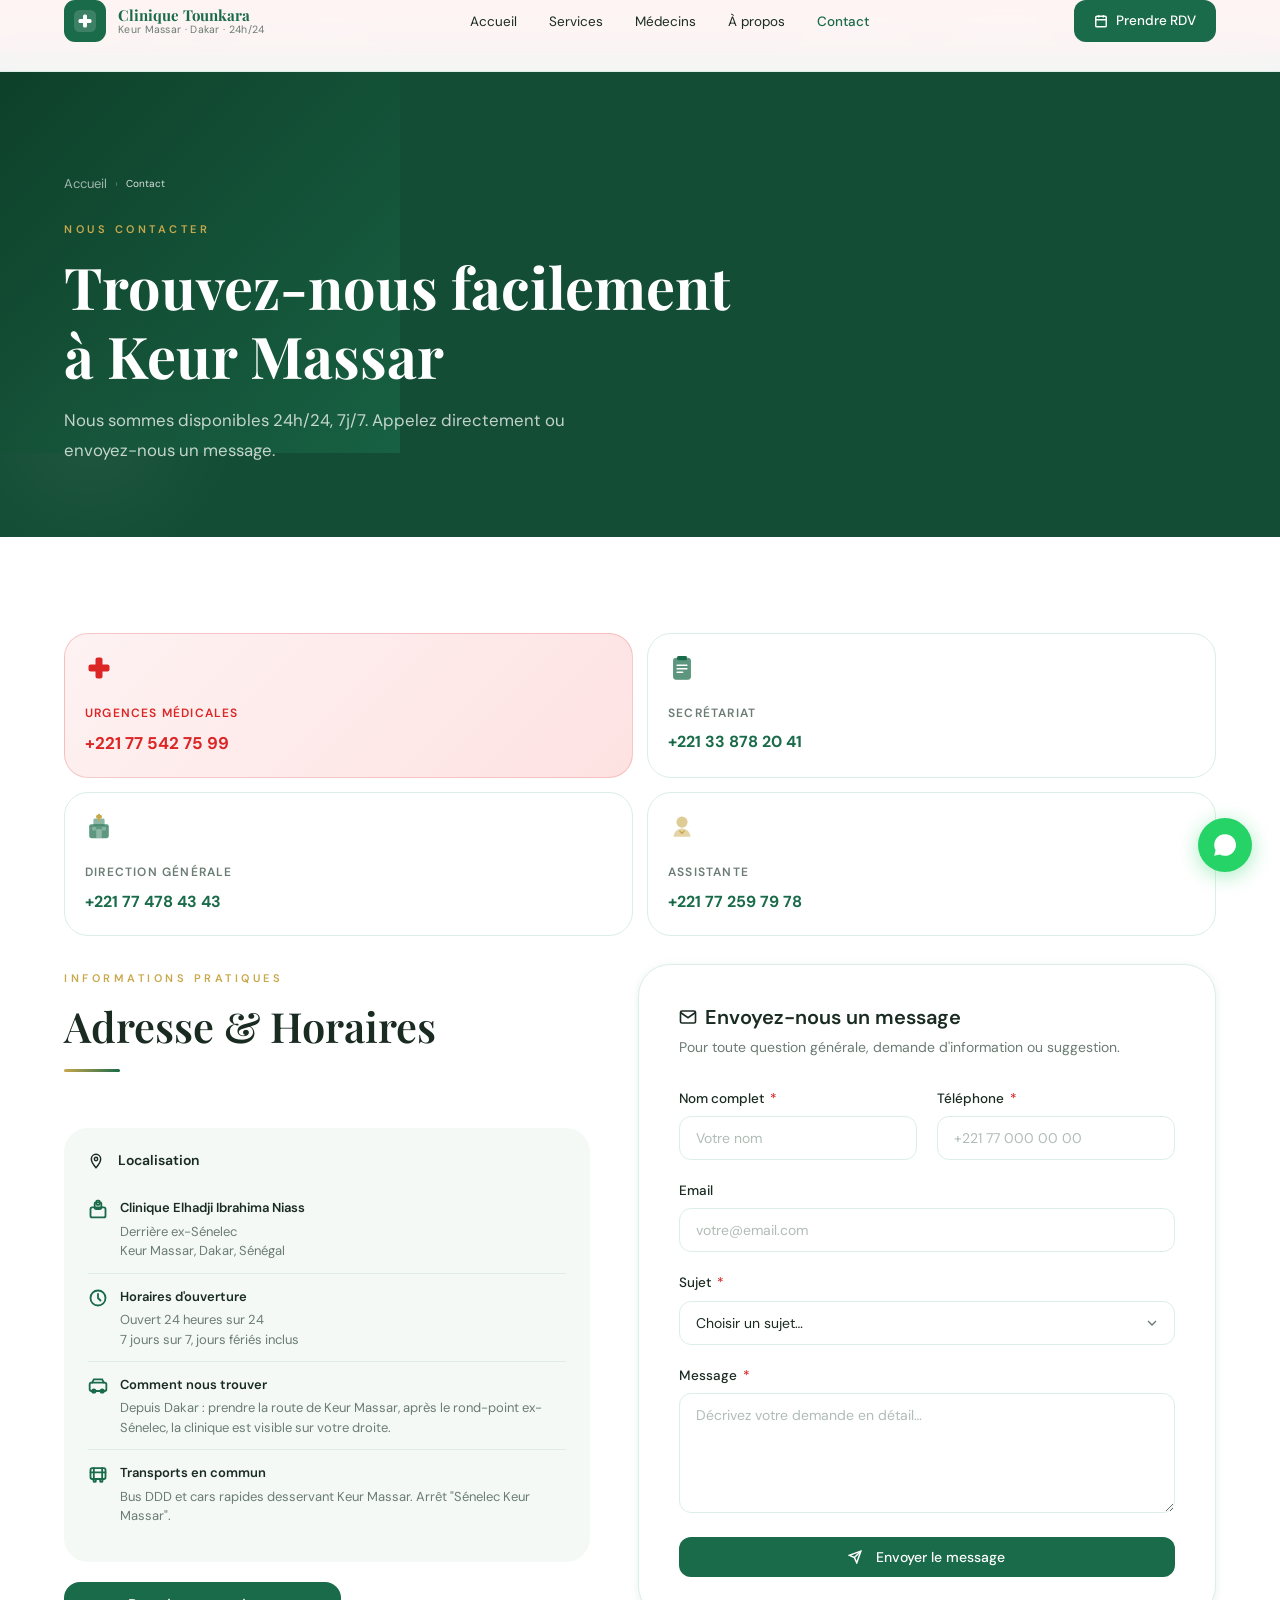
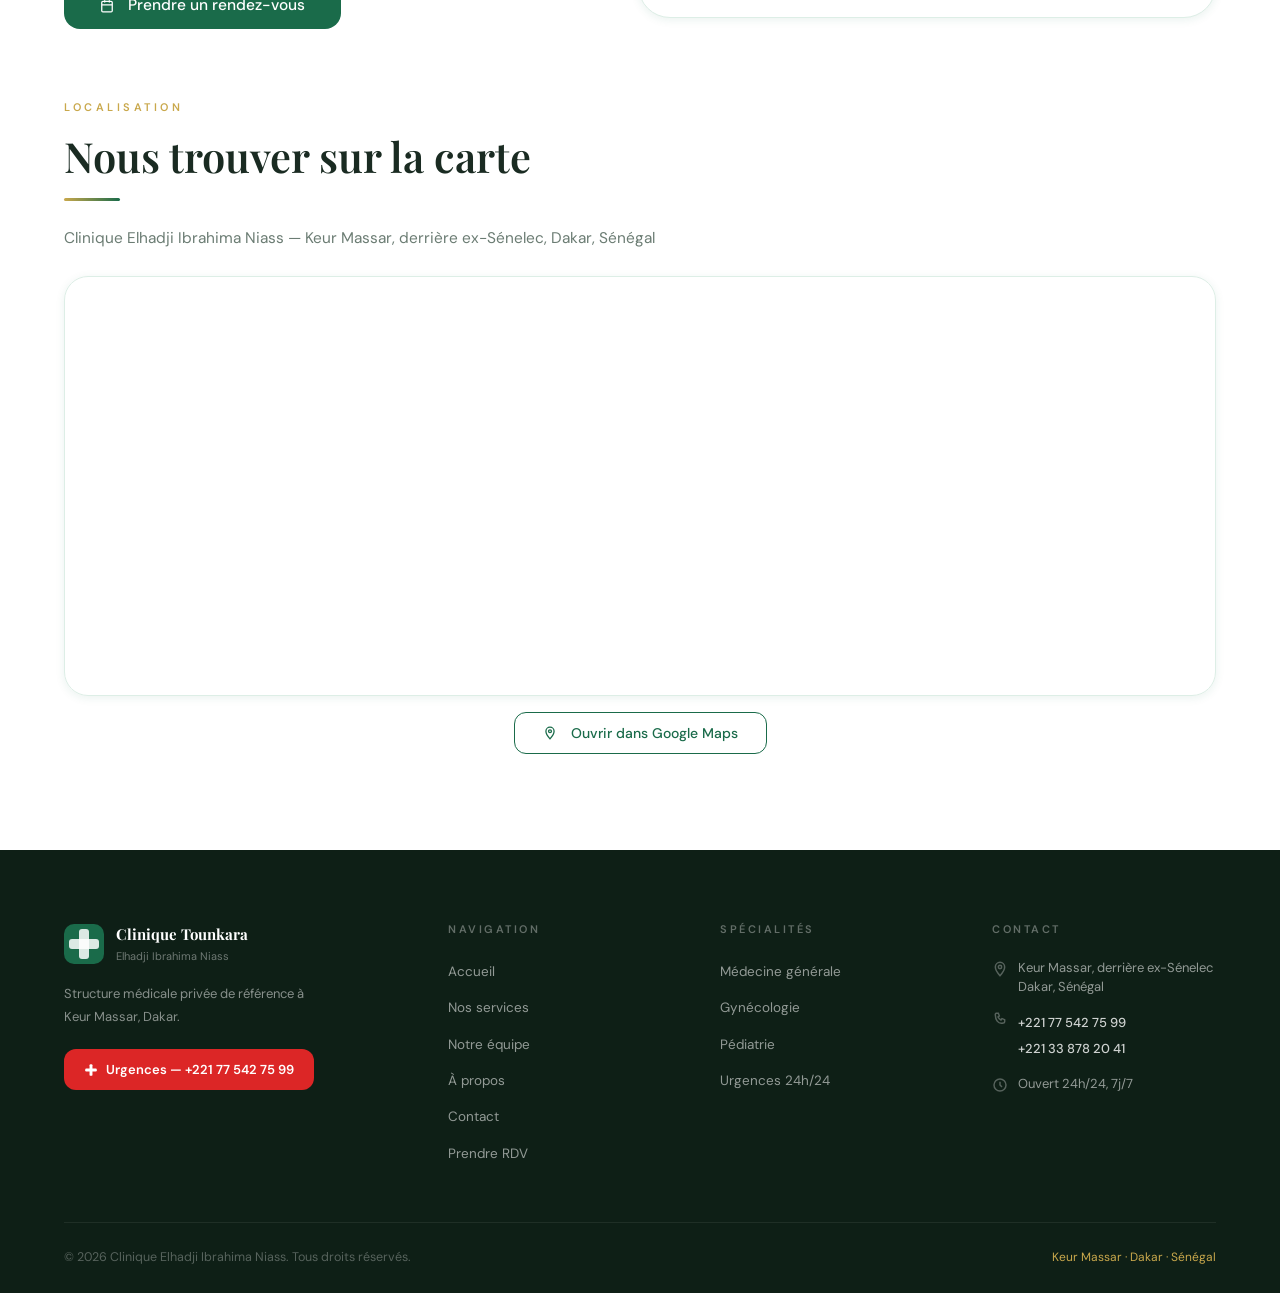
<file: contact.html>
<!DOCTYPE html>
<html lang="fr">
<head>
  <meta charset="UTF-8"/>
  <meta name="viewport" content="width=device-width, initial-scale=1.0"/>
  <meta name="description" content="Contactez la Clinique Tounkara à Keur Massar, Dakar. Adresse, téléphones, plan d'accès. Urgences disponibles 24h/24."/>
  <title>Contact — Clinique Tounkara · Keur Massar, Dakar</title>
  <link rel="stylesheet" href="css/style.css"/>
  <link rel="stylesheet" href="css/components.css"/>
  <link rel="stylesheet" href="css/responsive.css"/>
  <style>
    .contact-layout {
      display: grid;
      grid-template-columns: 1fr 1.1fr;
      gap: 48px;
      align-items: start;
    }

    @media (max-width: 1023px) {
      .contact-layout { grid-template-columns: 1fr; }
    }

    /* Cartes numéros */
    .phones-grid {
      display: grid;
      grid-template-columns: 1fr 1fr;
      gap: 14px;
      margin-bottom: 28px;
    }

    @media (max-width: 767px) {
      .phones-grid { grid-template-columns: 1fr; }
    }

    .phone-card {
      background: var(--blanc);
      border-radius: var(--r-xl);
      border: 1px solid var(--border);
      padding: 20px;
      transition: var(--transition);
    }

    .phone-card:hover {
      box-shadow: var(--shadow-sm);
      border-color: var(--vert-light);
      transform: translateY(-2px);
    }

    .phone-card.urgence {
      background: linear-gradient(135deg, #fef2f2, #fee2e2);
      border-color: rgba(220,38,38,.2);
    }

    .phone-card.urgence:hover {
      box-shadow: 0 6px 24px rgba(220,38,38,.15);
      border-color: rgba(220,38,38,.4);
    }

    .phone-card-icon {
      font-size: 24px;
      margin-bottom: 10px;
    }

    .phone-card strong {
      display: block;
      font-size: 12px;
      font-weight: 600;
      text-transform: uppercase;
      letter-spacing: 1.2px;
      color: var(--gris);
      margin-bottom: 6px;
    }

    .phone-card.urgence strong {
      color: var(--rouge);
    }

    .phone-card a {
      font-size: 16px;
      font-weight: 700;
      color: var(--vert);
      display: block;
      transition: var(--transition);
    }

    .phone-card.urgence a {
      color: var(--rouge);
      font-size: 17px;
    }

    .phone-card a:hover {
      color: var(--vert2);
    }

    /* Formulaire contact */
    .contact-form-card {
      background: var(--blanc);
      border-radius: var(--r-2xl);
      border: 1px solid var(--border);
      padding: 40px;
      box-shadow: var(--shadow-sm);
    }

    .contact-form-card h2 {
      font-family: var(--font-body);
      font-size: 20px;
      font-weight: 600;
      margin-bottom: 6px;
    }

    .contact-form-card p.sub {
      font-size: 14px;
      color: var(--gris);
      margin-bottom: 28px;
    }

    /* Infos pratiques */
    .info-bloc {
      background: var(--fond);
      border-radius: var(--r-xl);
      padding: 24px;
    }

    .info-bloc h3 {
      font-family: var(--font-body);
      font-size: 14px;
      font-weight: 600;
      margin-bottom: 16px;
      display: flex;
      align-items: center;
      gap: 8px;
    }

    .info-row {
      display: flex;
      align-items: flex-start;
      gap: 12px;
      padding: 12px 0;
      border-bottom: 1px solid var(--border);
    }

    .info-row:last-child { border-bottom: none; }

    .info-row .ir-icon { font-size: 18px; flex-shrink: 0; margin-top: 2px; }

    .info-row .ir-text strong {
      display: block;
      font-size: 13px;
      font-weight: 600;
      color: var(--texte);
      margin-bottom: 3px;
    }

    .info-row .ir-text p,
    .info-row .ir-text span {
      font-size: 13px;
      color: var(--gris);
      margin: 0;
      line-height: 1.5;
    }

    /* Map section */
    .map-section {
      margin-top: 64px;
    }

    .map-section-header {
      margin-bottom: 24px;
    }

    .map-section-header h2 {
      margin-bottom: 8px;
    }

    @media (max-width: 767px) {
      .contact-form-card { padding: 24px 20px; }
    }
  </style>
</head>
<body>

<nav class="navbar">
  <div class="container">
    <div class="navbar-inner">
      <a href="index.html" class="navbar-logo">
        <div class="navbar-logo-icon">
          <svg viewBox="0 0 44 44" fill="none" xmlns="http://www.w3.org/2000/svg" aria-hidden="true">
          <rect width="44" height="44" rx="11" fill="white" opacity=".15"/>
          <rect x="18" y="9" width="8" height="26" rx="3" fill="white"/>
          <rect x="9" y="18" width="26" height="8" rx="3" fill="white"/>
        </svg>
        </div>
        <div class="navbar-logo-text">
          <span class="navbar-logo-name">Clinique Tounkara</span>
          <span class="navbar-logo-sub">Keur Massar · Dakar · 24h/24</span>
        </div>
      </a>
      <ul class="navbar-links">
        <li><a href="index.html">Accueil</a></li>
        <li><a href="services.html">Services</a></li>
        <li><a href="medecins.html">Médecins</a></li>
        <li><a href="about.html">À propos</a></li>
        <li><a href="contact.html" class="active">Contact</a></li>
      </ul>
      <a href="rdv.html" class="navbar-cta"><svg width="14" height="14" viewBox="0 0 24 24" fill="none" stroke="currentColor" stroke-width="2.5" style="flex-shrink:0"><rect x="3" y="4" width="18" height="18" rx="2"/><path d="M16 2v4M8 2v4M3 10h18"/></svg> Prendre RDV</a>
      <button class="navbar-hamburger" aria-label="Menu" aria-expanded="false"><span></span><span></span><span></span></button>
    </div>
  </div>
</nav>
<div class="navbar-mobile">
  <a href="index.html"><svg width="15" height="15" viewBox="0 0 24 24" fill="none" stroke="currentColor" stroke-width="2.2" style="flex-shrink:0"><path d="M3 9l9-7 9 7v11a2 2 0 01-2 2H5a2 2 0 01-2-2V9z"/><polyline points="9 22 9 12 15 12 15 22"/></svg> Accueil</a>
  <a href="services.html"><svg width="15" height="15" viewBox="0 0 24 24" fill="none" stroke="currentColor" stroke-width="2.2" style="flex-shrink:0"><rect x="9.5" y="2" width="5" height="20" rx="2"/><rect x="2" y="9.5" width="20" height="5" rx="2"/></svg> Services</a>
  <a href="medecins.html"><svg width="15" height="15" viewBox="0 0 24 24" fill="none" stroke="currentColor" stroke-width="2.2" style="flex-shrink:0"><circle cx="12" cy="8" r="4"/><path d="M6 20v-2a4 4 0 014-4h4a4 4 0 014 4v2"/></svg> Médecins</a>
  <a href="about.html"><svg width="15" height="15" viewBox="0 0 24 24" fill="none" stroke="currentColor" stroke-width="2.2" style="flex-shrink:0"><circle cx="12" cy="12" r="9"/><line x1="12" y1="8" x2="12" y2="8"/><path d="M11 12h1v5h1"/></svg> À propos</a>
  <a href="contact.html"><svg width="15" height="15" viewBox="0 0 24 24" fill="none" stroke="currentColor" stroke-width="2.2" style="flex-shrink:0"><path d="M12 2C8.1 2 5 5.1 5 9c0 5.2 7 13 7 13s7-7.8 7-13c0-3.9-3.1-7-7-7z"/><circle cx="12" cy="9" r="2.5"/></svg> Contact</a>
  <a href="rdv.html" class="mobile-cta"><svg width="14" height="14" viewBox="0 0 24 24" fill="none" stroke="currentColor" stroke-width="2.5" style="flex-shrink:0"><rect x="3" y="4" width="18" height="18" rx="2"/><path d="M16 2v4M8 2v4M3 10h18"/></svg> Prendre rendez-vous</a>
</div>

<div class="urgence-bar">
  <div class="container">
    <div class="urgence-bar-inner">
      <div class="urgence-bar-left">
        <span class="pulse-dot"></span>
        <span>Urgences médicales — Disponibles <strong>24h/24, 7j/7</strong></span>
      </div>
      <div class="urgence-nums">
        <a href="tel:+221775427599" class="urgence-num">+221 77 542 75 99</a>
        <a href="tel:+221338782041" class="urgence-num">+221 33 878 20 41</a>
        <a href="tel:+221774784343" class="urgence-num">+221 77 478 43 43</a>
      </div>
    </div>
  </div>
</div>

<div class="page-hero" style="position:relative;background-image:url('https://static.wixstatic.com/media/e84f1f_9e783559ec2e44ccba644fd1b829217c~mv2.jpg/v1/fill/w_1400,h_600,al_c,q_70,enc_avif,quality_auto/img.jpg');background-size:cover;background-position:center;">
  <div class="container">
    <div class="page-hero-inner">
      <div class="breadcrumb">
        <a href="index.html">Accueil</a>
        <span>›</span>
        <span class="current">Contact</span>
      </div>
      <span class="eyebrow">Nous contacter</span>
      <h1>Trouvez-nous facilement<br/>à Keur Massar</h1>
      <p>Nous sommes disponibles 24h/24, 7j/7. Appelez directement ou envoyez-nous un message.</p>
    </div>
  </div>
</div>

<section class="section">
  <div class="container">

    <!-- Numéros en haut (critiques) -->
    <div class="phones-grid reveal">
      <div class="phone-card urgence">
        <div class="phone-card-icon">
          <svg viewBox="0 0 40 40" fill="none" xmlns="http://www.w3.org/2000/svg" width="28" height="28">
            <rect x="15" y="5" width="10" height="30" rx="3" fill="#dc2626"/>
            <rect x="5" y="15" width="30" height="10" rx="3" fill="#dc2626"/>
          </svg>
        </div>
        <strong>Urgences médicales</strong>
        <a href="tel:+221775427599">+221 77 542 75 99</a>
      </div>
      <div class="phone-card">
        <div class="phone-card-icon">
          <svg viewBox="0 0 40 40" fill="none" xmlns="http://www.w3.org/2000/svg" width="28" height="28">
            <rect x="8" y="6" width="24" height="30" rx="4" fill="#1a6b4a" opacity=".7" stroke="#1a6b4a" stroke-width="1.5"/>
            <rect x="13" y="3" width="14" height="6" rx="2" fill="#1a6b4a"/>
            <line x1="13" y1="16" x2="27" y2="16" stroke="white" stroke-width="2" stroke-linecap="round"/>
            <line x1="13" y1="21" x2="27" y2="21" stroke="white" stroke-width="2" stroke-linecap="round"/>
            <line x1="13" y1="26" x2="21" y2="26" stroke="white" stroke-width="2" stroke-linecap="round"/>
          </svg>
        </div>
        <strong>Secrétariat</strong>
        <a href="tel:+221338782041">+221 33 878 20 41</a>
      </div>
      <div class="phone-card">
        <div class="phone-card-icon">
          <svg viewBox="0 0 40 40" fill="none" xmlns="http://www.w3.org/2000/svg" width="28" height="28">
            <rect x="6" y="16" width="28" height="20" rx="3" fill="#1a6b4a" opacity=".7"/>
            <rect x="12" y="8" width="16" height="10" rx="2" fill="#1a6b4a" opacity=".5"/>
            <rect x="16" y="3" width="8" height="5" rx="1.5" fill="#c9a84c"/>
            <rect x="18.5" y="1" width="3" height="10" rx="1" fill="#c9a84c"/>
            <rect x="16" y="23" width="8" height="13" rx="2" fill="white" opacity=".3"/>
            <rect x="10" y="20" width="6" height="5" rx="1" fill="white" opacity=".25"/>
            <rect x="24" y="20" width="6" height="5" rx="1" fill="white" opacity=".25"/>
          </svg>
        </div>
        <strong>Direction générale</strong>
        <a href="tel:+221774784343">+221 77 478 43 43</a>
      </div>
      <div class="phone-card">
        <div class="phone-card-icon">
          <svg viewBox="0 0 40 40" fill="none" xmlns="http://www.w3.org/2000/svg" width="28" height="28">
            <circle cx="20" cy="13" r="8" fill="#c9a84c" opacity=".6"/>
            <path d="M8 34c0-6.6 5.4-12 12-12s12 5.4 12 12" fill="#c9a84c" opacity=".5"/>
            <path d="M17 26l3 3 3-3" stroke="#c9a84c" stroke-width="2" fill="none" stroke-linecap="round"/>
          </svg>
        </div>
        <strong>Assistante</strong>
        <a href="tel:+221772597978">+221 77 259 79 78</a>
      </div>
    </div>

    <div class="contact-layout">

      <!-- Infos pratiques -->
      <div>
        <div class="section-header reveal">
          <span class="eyebrow">Informations pratiques</span>
          <h2>Adresse & Horaires</h2>
          <div class="divider"></div>
        </div>

        <div class="info-bloc reveal">
          <h3><svg width="16" height="16" viewBox="0 0 24 24" fill="none" stroke="currentColor" stroke-width="2.2" style="vertical-align:-2px;margin-right:6px"><path d="M12 2C8.1 2 5 5.1 5 9c0 5.2 7 13 7 13s7-7.8 7-13c0-3.9-3.1-7-7-7z"/><circle cx="12" cy="9" r="2.5"/></svg>Localisation</h3>
          <div class="info-row">
            <span class="ir-icon"><svg viewBox="0 0 24 24" fill="none" stroke="#1a6b4a" stroke-width="2.2" width="20" height="20"><rect x="3" y="10" width="18" height="12" rx="2"/><rect x="8" y="4" width="8" height="8" rx="1.5"/><rect x="10" y="2" width="4" height="5" rx="1"/></svg></span>
            <div class="ir-text">
              <strong>Clinique Elhadji Ibrahima Niass</strong>
              <p>Derrière ex-Sénelec<br/>Keur Massar, Dakar, Sénégal</p>
            </div>
          </div>
          <div class="info-row">
            <span class="ir-icon">
          <svg width="20" height="20" viewBox="0 0 24 24" fill="none" stroke="#1a6b4a" stroke-width="2.2" stroke-linecap="round"><circle cx="12" cy="12" r="9"/><path d="M12 7v5l3 3"/></svg>
        </span>
            <div class="ir-text">
              <strong>Horaires d'ouverture</strong>
              <p>Ouvert 24 heures sur 24<br/>7 jours sur 7, jours fériés inclus</p>
            </div>
          </div>
          <div class="info-row">
            <span class="ir-icon">
          <svg width="20" height="20" viewBox="0 0 24 24" fill="none" stroke="#1a6b4a" stroke-width="2.2" stroke-linecap="round"><rect x="2" y="8" width="20" height="10" rx="2"/><path d="M5 8l2-4h10l2 4"/><circle cx="7" cy="18" r="2"/><circle cx="17" cy="18" r="2"/></svg>
        </span>
            <div class="ir-text">
              <strong>Comment nous trouver</strong>
              <p>Depuis Dakar : prendre la route de Keur Massar, après le rond-point ex-Sénelec, la clinique est visible sur votre droite.</p>
            </div>
          </div>
          <div class="info-row">
            <span class="ir-icon">
          <svg width="20" height="20" viewBox="0 0 24 24" fill="none" stroke="#1a6b4a" stroke-width="2.2" stroke-linecap="round"><rect x="3" y="5" width="18" height="13" rx="2"/><path d="M3 10h18M7 5v13M17 5v13"/><circle cx="8" cy="20" r="1.5"/><circle cx="16" cy="20" r="1.5"/></svg>
        </span>
            <div class="ir-text">
              <strong>Transports en commun</strong>
              <p>Bus DDD et cars rapides desservant Keur Massar. Arrêt "Sénelec Keur Massar".</p>
            </div>
          </div>
        </div>

        <div style="margin-top:20px;" class="reveal">
          <a href="rdv.html" class="btn btn-primary btn-lg">
            <svg width="14" height="14" viewBox="0 0 24 24" fill="none" stroke="currentColor" stroke-width="2.2" style="vertical-align:-2px;margin-right:6px"><rect x="3" y="4" width="18" height="18" rx="2"/><path d="M16 2v4M8 2v4M3 10h18"/></svg> Prendre un rendez-vous
          </a>
        </div>
      </div>

      <!-- Formulaire contact -->
      <div class="contact-form-card reveal">
        <h2><svg width="18" height="18" viewBox="0 0 24 24" fill="none" stroke="currentColor" stroke-width="2.2" style="vertical-align:-2px;margin-right:8px"><path d="M4 4h16c1.1 0 2 .9 2 2v12c0 1.1-.9 2-2 2H4c-1.1 0-2-.9-2-2V6c0-1.1.9-2 2-2z"/><polyline points="22,6 12,13 2,6"/></svg>Envoyez-nous un message</h2>
        <p class="sub">Pour toute question générale, demande d'information ou suggestion.</p>

        <form id="contact-form" novalidate>
          <div class="form-grid">
            <div class="form-group">
              <label class="form-label" for="c-nom">Nom complet <span class="required">*</span></label>
              <input class="form-input" type="text" id="c-nom" placeholder="Votre nom"
                     data-validate="name" required/>
            </div>
            <div class="form-group">
              <label class="form-label" for="c-tel">Téléphone <span class="required">*</span></label>
              <input class="form-input" type="tel" id="c-tel" placeholder="+221 77 000 00 00"
                     data-validate="phone" required/>
            </div>
            <div class="form-group full">
              <label class="form-label" for="c-email">Email</label>
              <input class="form-input" type="email" id="c-email" placeholder="votre@email.com"
                     data-validate="email"/>
            </div>
            <div class="form-group full">
              <label class="form-label" for="c-sujet">Sujet <span class="required">*</span></label>
              <select class="form-select" id="c-sujet" data-validate="required" data-label="Le sujet" required>
                <option value="">Choisir un sujet…</option>
                <option>Demande d'information</option>
                <option>Prise de rendez-vous</option>
                <option>Question sur les tarifs</option>
                <option>Partenariat institutionnel</option>
                <option>Réclamation / Suggestion</option>
                <option>Autre</option>
              </select>
            </div>
            <div class="form-group full">
              <label class="form-label" for="c-msg">Message <span class="required">*</span></label>
              <textarea class="form-textarea" id="c-msg" placeholder="Décrivez votre demande en détail…"
                        data-validate="required" data-label="Le message" required></textarea>
            </div>
          </div>

          <div style="margin-top:24px;">
            <button type="submit" class="btn btn-primary" style="width:100%">
              <svg width="14" height="14" viewBox="0 0 24 24" fill="none" stroke="currentColor" stroke-width="2.5" style="vertical-align:-2px;margin-right:6px"><line x1="22" y1="2" x2="11" y2="13"/><polygon points="22 2 15 22 11 13 2 9 22 2"/></svg> Envoyer le message
            </button>
          </div>
        </form>

        <div class="form-success" id="contact-success">
          <div class="icon"><svg viewBox="0 0 60 60" fill="none" width="50" height="50"><circle cx="30" cy="30" r="28" fill="#d4eddf" stroke="#1a6b4a" stroke-width="2"/><path d="M18 30l9 9 15-16" stroke="#1a6b4a" stroke-width="3.5" stroke-linecap="round" stroke-linejoin="round"/></svg></div>
          <h3>Message envoyé !</h3>
          <p>Nous vous répondrons dans les plus brefs délais. Pour toute urgence, appelez le <strong><a href="tel:+221775427599">+221 77 542 75 99</a></strong>.</p>
        </div>
      </div>
    </div>

    <!-- Google Maps -->
    <div class="map-section">
      <div class="map-section-header reveal">
        <span class="eyebrow">Localisation</span>
        <h2>Nous trouver sur la carte</h2>
        <div class="divider"></div>
        <p>Clinique Elhadji Ibrahima Niass — Keur Massar, derrière ex-Sénelec, Dakar, Sénégal</p>
      </div>
      <div class="map-container reveal">
        <!-- Google Maps embed centré sur Keur Massar, Dakar -->
        <iframe
          src="https://www.google.com/maps/embed?pb=!1m18!1m12!1m3!1d3860.5!2d-17.3200!3d14.7450!2m3!1f0!2f0!3f0!3m2!1i1024!2i768!4f13.1!3m3!1m2!1s0x0%3A0x0!2zMTTCsDQ0JzQyLjAiTiAxN8KwMTknMTIuMCJX!5e0!3m2!1sfr!2ssn!4v1710000000000"
          width="100%"
          height="420"
          style="border:0;"
          allowfullscreen=""
          loading="lazy"
          referrerpolicy="no-referrer-when-downgrade"
          title="Localisation Clinique Tounkara, Keur Massar, Dakar"
          aria-label="Carte Google Maps — Clinique Tounkara, Keur Massar">
        </iframe>
      </div>
      <div style="margin-top:16px;text-align:center;">
        <a href="https://maps.google.com/?q=Keur+Massar+Dakar+Senegal" target="_blank" rel="noopener" class="btn btn-outline">
          <svg width="14" height="14" viewBox="0 0 24 24" fill="none" stroke="currentColor" stroke-width="2.2" style="vertical-align:-2px;margin-right:6px"><path d="M12 2C8.1 2 5 5.1 5 9c0 5.2 7 13 7 13s7-7.8 7-13c0-3.9-3.1-7-7-7z"/><circle cx="12" cy="9" r="2.5"/></svg> Ouvrir dans Google Maps
        </a>
      </div>
    </div>

  </div>
</section>

<footer class="footer">
  <div class="container">
    <div class="footer-grid">
      <div class="footer-brand">
        <div class="footer-logo">
          <div class="footer-logo-icon">
          <svg viewBox="0 0 40 40" fill="none" xmlns="http://www.w3.org/2000/svg">
            <rect x="15" y="5" width="10" height="30" rx="3" fill="white" opacity=".85"/>
            <rect x="5" y="15" width="30" height="10" rx="3" fill="white" opacity=".85"/>
          </svg>
        </div>
          <div>
            <div class="footer-logo-name">Clinique Tounkara</div>
            <div class="footer-logo-sub">Elhadji Ibrahima Niass</div>
          </div>
        </div>
        <p>Structure médicale privée de référence à Keur Massar, Dakar.</p>
        <a href="tel:+221775427599" class="footer-urgence-btn"><svg width="14" height="14" viewBox="0 0 24 24" fill="white" style="flex-shrink:0"><rect x="9.5" y="2" width="5" height="20" rx="2"/><rect x="2" y="9.5" width="20" height="5" rx="2"/></svg> Urgences — +221 77 542 75 99</a>
      </div>
      <div class="footer-col">
        <h4>Navigation</h4>
        <ul>
          <li><a href="index.html">Accueil</a></li>
          <li><a href="services.html">Nos services</a></li>
          <li><a href="medecins.html">Notre équipe</a></li>
          <li><a href="about.html">À propos</a></li>
          <li><a href="contact.html">Contact</a></li>
          <li><a href="rdv.html">Prendre RDV</a></li>
        </ul>
      </div>
      <div class="footer-col">
        <h4>Spécialités</h4>
        <ul>
          <li><a href="services.html">Médecine générale</a></li>
          <li><a href="services.html">Gynécologie</a></li>
          <li><a href="services.html">Pédiatrie</a></li>
          <li><a href="services.html">Urgences 24h/24</a></li>
        </ul>
      </div>
      <div class="footer-col">
        <h4>Contact</h4>
        <div class="footer-contact-item">
          <span class="fci"><svg width="16" height="16" viewBox="0 0 24 24" fill="none" stroke="rgba(255,255,255,.5)" stroke-width="2.2"><path d="M12 2C8.1 2 5 5.1 5 9c0 5.2 7 13 7 13s7-7.8 7-13c0-3.9-3.1-7-7-7z"/><circle cx="12" cy="9" r="2.5"/></svg></span>
          <p>Keur Massar, derrière ex-Sénelec<br/>Dakar, Sénégal</p>
        </div>
        <div class="footer-contact-item">
          <span class="fci"><svg width="16" height="16" viewBox="0 0 24 24" fill="none" stroke="rgba(255,255,255,.5)" stroke-width="2.2"><path d="M6.5 2h3l1.5 4-2 1.5c1 2 2.5 3.5 4.5 4.5L15 10l4 1.5v3c0 1.1-.9 2-2 2C8.5 19 5 10.5 5 4.5A2 2 0 016.5 2z"/></svg></span>
          <div><a href="tel:+221775427599">+221 77 542 75 99</a><br/><a href="tel:+221338782041">+221 33 878 20 41</a></div>
        </div>
        <div class="footer-contact-item"><span class="fci"><svg width="16" height="16" viewBox="0 0 24 24" fill="none" stroke="rgba(255,255,255,.5)" stroke-width="2.2"><circle cx="12" cy="12" r="9"/><path d="M12 7v5l3 3"/></svg></span><p>Ouvert 24h/24, 7j/7</p></div>
      </div>
    </div>
    <div class="footer-bottom">
      <p>© 2026 Clinique Elhadji Ibrahima Niass. Tous droits réservés.</p>
      <span>Keur Massar · Dakar · Sénégal</span>
    </div>
  </div>
</footer>

<div class="urgence-sticky">
  <span><span style="display:flex;align-items:center;gap:6px;"><svg width="14" height="14" viewBox="0 0 24 24" fill="white"><rect x="9.5" y="2" width="5" height="20" rx="2"/><rect x="2" y="9.5" width="20" height="5" rx="2"/></svg> Urgence ? Appelez</span></span>
  <a href="tel:+221775427599">+221 77 542 75 99</a>
</div>
<a href="https://wa.me/221775427599" class="whatsapp-float" target="_blank" rel="noopener"><svg viewBox="0 0 24 24" fill="white" width="26" height="26"><path d="M17.5 14.4c-.3-.2-1.7-.8-2-.9-.3-.1-.5-.2-.7.2s-.8 1-.9 1.1c-.2.2-.3.2-.6.1-.3-.2-1.3-.5-2.4-1.5-.9-.8-1.5-1.8-1.6-2.1-.2-.3 0-.5.1-.6.1-.1.3-.3.4-.5.1-.2.2-.3.2-.5s-.4-1-.5-1.4c-.1-.4-.3-.3-.5-.3h-.5c-.2 0-.5.1-.7.3-.2.2-.9.9-.9 2.1s.9 2.4 1 2.6c.1.2 1.7 2.6 4.1 3.6.6.2 1 .4 1.4.5.6.2 1.1.2 1.5.1.5-.1 1.5-.6 1.7-1.2.2-.6.2-1.1.1-1.2-.1-.1-.3-.2-.5-.3zM12 2a10 10 0 00-8.7 14.9L2 22l5.2-1.3A10 10 0 1012 2z"/></svg></a>
<div class="toast" id="global-toast"></div>

<script src="js/main.js"></script>
<script src="js/menu.js"></script>
<script src="js/animations.js"></script>
<script src="js/form.js"></script>
</body>
</html>
</file>
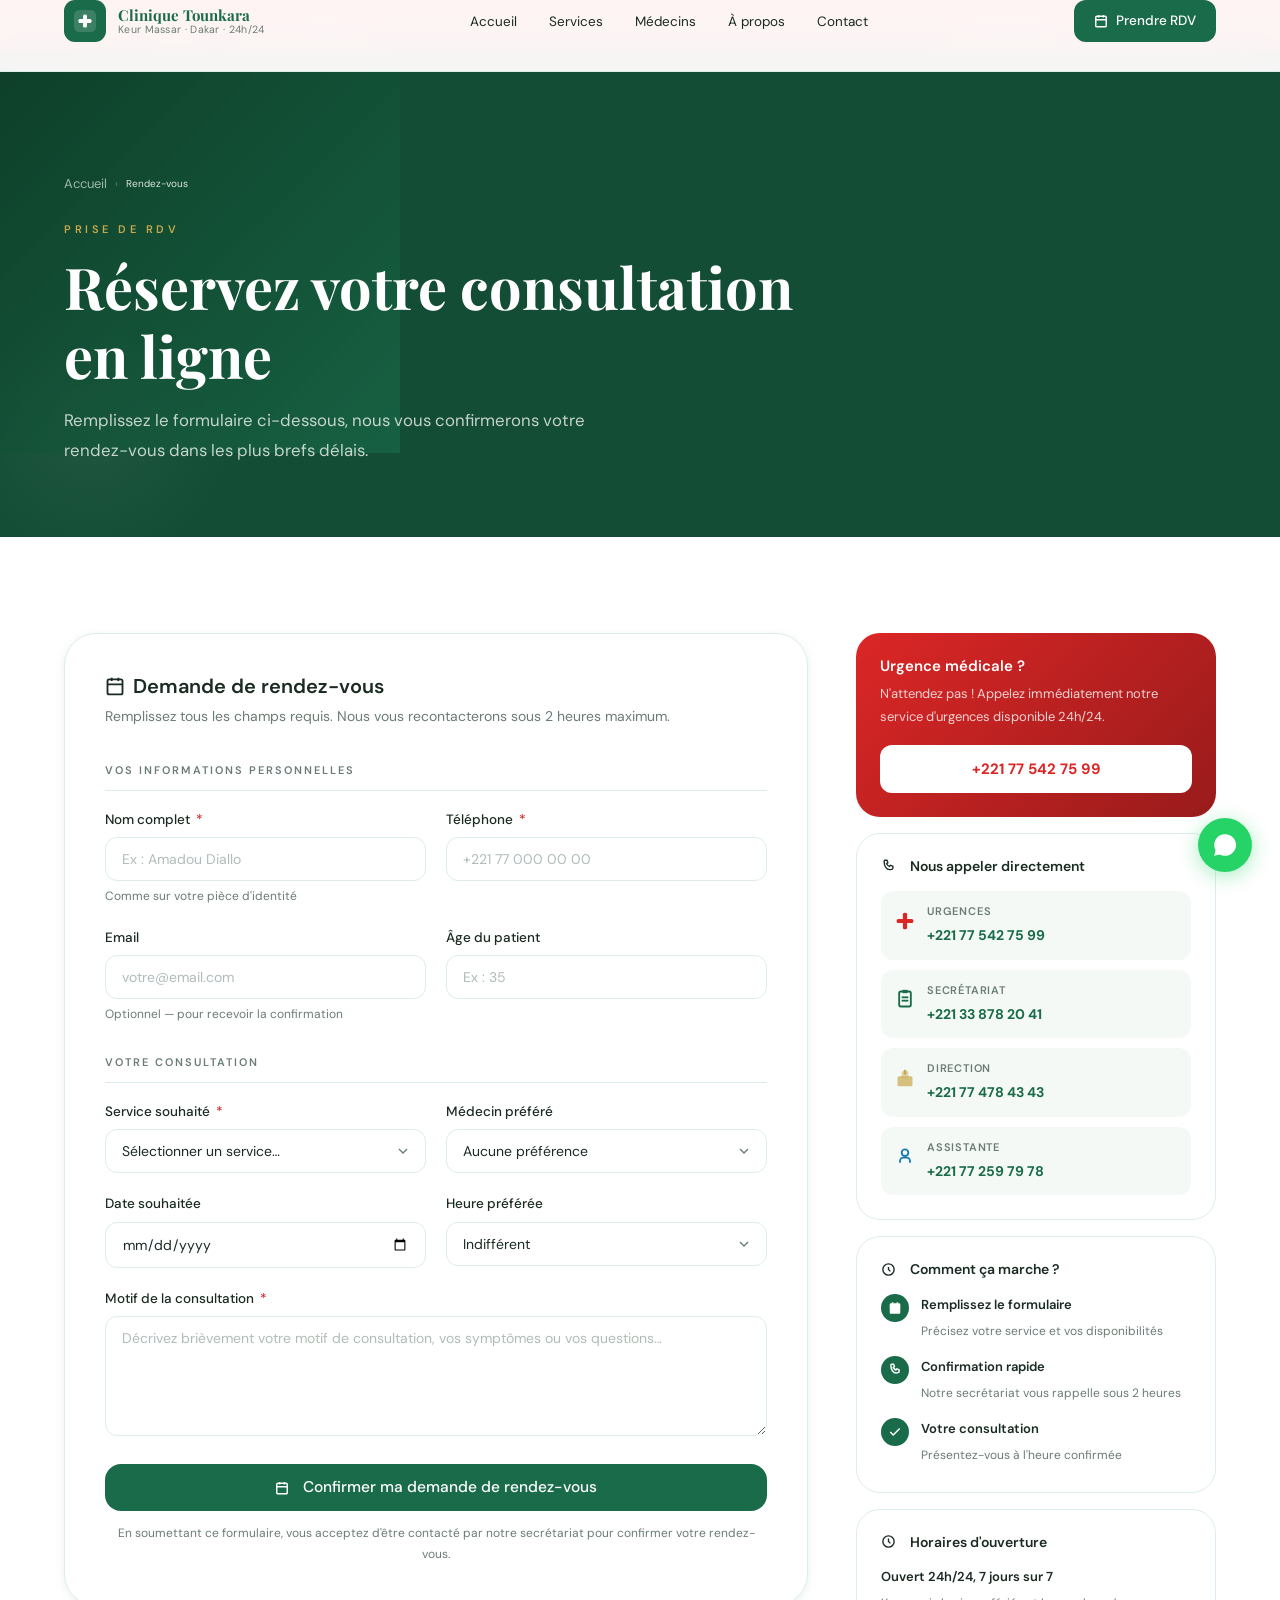
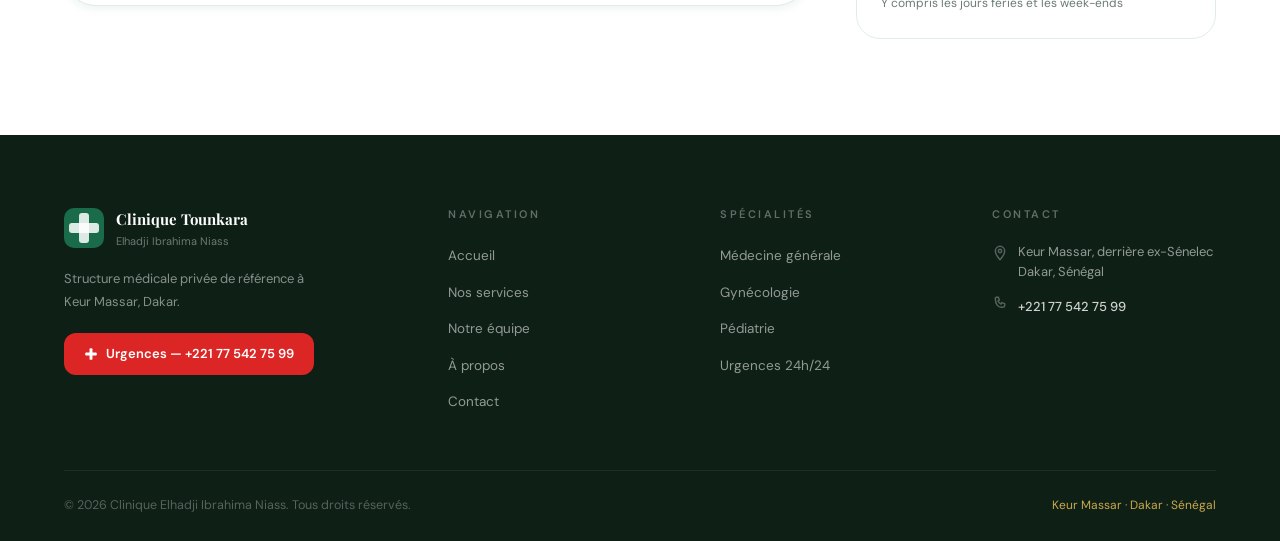
<file: rdv.html>
<!DOCTYPE html>
<html lang="fr">
<head>
  <meta charset="UTF-8"/>
  <meta name="viewport" content="width=device-width, initial-scale=1.0"/>
  <meta name="description" content="Prenez rendez-vous en ligne à la Clinique Tounkara, Keur Massar, Dakar. Formulaire simple et rapide, ou appelez directement."/>
  <title>Prendre Rendez-vous — Clinique Tounkara · Keur Massar, Dakar</title>
  <link rel="stylesheet" href="css/style.css"/>
  <link rel="stylesheet" href="css/components.css"/>
  <link rel="stylesheet" href="css/responsive.css"/>
  <style>
    .rdv-layout {
      display: grid;
      grid-template-columns: 1fr 360px;
      gap: 48px;
      align-items: start;
    }

    @media (max-width: 1023px) {
      .rdv-layout { grid-template-columns: 1fr; }
      .rdv-sidebar { order: -1; }
    }

    /* Formulaire RDV */
    .rdv-form-card {
      background: var(--blanc);
      border-radius: var(--r-2xl);
      border: 1px solid var(--border);
      padding: 40px;
      box-shadow: var(--shadow-sm);
    }

    .rdv-form-card h2 {
      font-family: var(--font-body);
      font-size: 20px;
      font-weight: 600;
      margin-bottom: 6px;
    }

    .rdv-form-card p.subtitle {
      font-size: 14px;
      color: var(--gris);
      margin-bottom: 32px;
    }

    .form-section-title {
      font-size: 11px;
      font-weight: 600;
      letter-spacing: 2px;
      text-transform: uppercase;
      color: var(--gris);
      margin-bottom: 18px;
      margin-top: 28px;
      padding-bottom: 10px;
      border-bottom: 1px solid var(--border);
    }

    .form-section-title:first-of-type { margin-top: 0; }

    /* Sidebar */
    .rdv-sidebar {
      display: flex;
      flex-direction: column;
      gap: 16px;
      position: sticky;
      top: 100px;
    }

    .rdv-info-card {
      background: var(--blanc);
      border-radius: var(--r-xl);
      border: 1px solid var(--border);
      padding: 24px;
    }

    .rdv-info-card h3 {
      font-family: var(--font-body);
      font-size: 14px;
      font-weight: 600;
      margin-bottom: 16px;
      display: flex;
      align-items: center;
      gap: 8px;
    }

    .rdv-phone-list {
      display: flex;
      flex-direction: column;
      gap: 10px;
    }

    .rdv-phone-item {
      display: flex;
      align-items: center;
      gap: 12px;
      padding: 11px 14px;
      background: var(--fond);
      border-radius: var(--r-md);
      transition: var(--transition);
    }

    .rdv-phone-item:hover {
      background: var(--vert-light);
    }

    .rdv-phone-item .ph-icon { font-size: 18px; }

    .rdv-phone-item .ph-info strong {
      display: block;
      font-size: 11px;
      font-weight: 600;
      color: var(--gris);
      text-transform: uppercase;
      letter-spacing: .8px;
      margin-bottom: 2px;
    }

    .rdv-phone-item .ph-info a {
      font-size: 14px;
      font-weight: 700;
      color: var(--vert);
    }

    /* Urgent card */
    .rdv-urgence-card {
      background: linear-gradient(135deg, var(--rouge), #991b1b);
      border-radius: var(--r-xl);
      padding: 24px;
    }

    .rdv-urgence-card h3 {
      color: var(--blanc);
      font-family: var(--font-body);
      font-size: 15px;
      font-weight: 600;
      margin-bottom: 8px;
    }

    .rdv-urgence-card p {
      color: rgba(255,255,255,.8);
      font-size: 13px;
      margin-bottom: 16px;
    }

    .rdv-urgence-card a {
      display: flex;
      align-items: center;
      justify-content: center;
      gap: 8px;
      background: var(--blanc);
      color: var(--rouge);
      font-weight: 700;
      font-size: 15px;
      padding: 12px;
      border-radius: var(--r-md);
      transition: var(--transition);
    }

    .rdv-urgence-card a:hover {
      background: var(--rouge-light);
    }

    /* Steps */
    .rdv-steps {
      display: flex;
      flex-direction: column;
      gap: 12px;
    }

    .rdv-step {
      display: flex;
      align-items: flex-start;
      gap: 12px;
    }

    .rdv-step-num {
      width: 28px;
      height: 28px;
      background: var(--vert);
      color: var(--blanc);
      border-radius: 50%;
      display: flex;
      align-items: center;
      justify-content: center;
      font-size: 12px;
      font-weight: 700;
      flex-shrink: 0;
    }

    .rdv-step-text strong {
      display: block;
      font-size: 13px;
      font-weight: 600;
      margin-bottom: 2px;
    }

    .rdv-step-text span {
      font-size: 12px;
      color: var(--gris);
    }

    @media (max-width: 767px) {
      .rdv-form-card { padding: 24px 20px; }
    }
  </style>
</head>
<body>

<nav class="navbar">
  <div class="container">
    <div class="navbar-inner">
      <a href="index.html" class="navbar-logo">
        <div class="navbar-logo-icon">
          <svg viewBox="0 0 44 44" fill="none" xmlns="http://www.w3.org/2000/svg" aria-hidden="true">
          <rect width="44" height="44" rx="11" fill="white" opacity=".15"/>
          <rect x="18" y="9" width="8" height="26" rx="3" fill="white"/>
          <rect x="9" y="18" width="26" height="8" rx="3" fill="white"/>
        </svg>
        </div>
        <div class="navbar-logo-text">
          <span class="navbar-logo-name">Clinique Tounkara</span>
          <span class="navbar-logo-sub">Keur Massar · Dakar · 24h/24</span>
        </div>
      </a>
      <ul class="navbar-links">
        <li><a href="index.html">Accueil</a></li>
        <li><a href="services.html">Services</a></li>
        <li><a href="medecins.html">Médecins</a></li>
        <li><a href="about.html">À propos</a></li>
        <li><a href="contact.html">Contact</a></li>
      </ul>
      <a href="rdv.html" class="navbar-cta"><svg width="14" height="14" viewBox="0 0 24 24" fill="none" stroke="currentColor" stroke-width="2.5" style="flex-shrink:0"><rect x="3" y="4" width="18" height="18" rx="2"/><path d="M16 2v4M8 2v4M3 10h18"/></svg> Prendre RDV</a>
      <button class="navbar-hamburger" aria-label="Menu" aria-expanded="false"><span></span><span></span><span></span></button>
    </div>
  </div>
</nav>
<div class="navbar-mobile">
  <a href="index.html"><svg width="15" height="15" viewBox="0 0 24 24" fill="none" stroke="currentColor" stroke-width="2.2" style="flex-shrink:0"><path d="M3 9l9-7 9 7v11a2 2 0 01-2 2H5a2 2 0 01-2-2V9z"/><polyline points="9 22 9 12 15 12 15 22"/></svg> Accueil</a>
  <a href="services.html"><svg width="15" height="15" viewBox="0 0 24 24" fill="none" stroke="currentColor" stroke-width="2.2" style="flex-shrink:0"><rect x="9.5" y="2" width="5" height="20" rx="2"/><rect x="2" y="9.5" width="20" height="5" rx="2"/></svg> Services</a>
  <a href="medecins.html"><svg width="15" height="15" viewBox="0 0 24 24" fill="none" stroke="currentColor" stroke-width="2.2" style="flex-shrink:0"><circle cx="12" cy="8" r="4"/><path d="M6 20v-2a4 4 0 014-4h4a4 4 0 014 4v2"/></svg> Médecins</a>
  <a href="about.html"><svg width="15" height="15" viewBox="0 0 24 24" fill="none" stroke="currentColor" stroke-width="2.2" style="flex-shrink:0"><circle cx="12" cy="12" r="9"/><line x1="12" y1="8" x2="12" y2="8"/><path d="M11 12h1v5h1"/></svg> À propos</a>
  <a href="contact.html"><svg width="15" height="15" viewBox="0 0 24 24" fill="none" stroke="currentColor" stroke-width="2.2" style="flex-shrink:0"><path d="M12 2C8.1 2 5 5.1 5 9c0 5.2 7 13 7 13s7-7.8 7-13c0-3.9-3.1-7-7-7z"/><circle cx="12" cy="9" r="2.5"/></svg> Contact</a>
  <a href="rdv.html" class="mobile-cta"><svg width="14" height="14" viewBox="0 0 24 24" fill="none" stroke="currentColor" stroke-width="2.5" style="flex-shrink:0"><rect x="3" y="4" width="18" height="18" rx="2"/><path d="M16 2v4M8 2v4M3 10h18"/></svg> Prendre rendez-vous</a>
</div>

<div class="urgence-bar">
  <div class="container">
    <div class="urgence-bar-inner">
      <div class="urgence-bar-left">
        <span class="pulse-dot"></span>
        <span>Urgences médicales — Disponibles <strong>24h/24, 7j/7</strong></span>
      </div>
      <div class="urgence-nums">
        <a href="tel:+221775427599" class="urgence-num">+221 77 542 75 99</a>
        <a href="tel:+221338782041" class="urgence-num">+221 33 878 20 41</a>
      </div>
    </div>
  </div>
</div>

<div class="page-hero" style="position:relative;background-image:url('https://static.wixstatic.com/media/e84f1f_d77f929b3bd94654a4bb67b953b28104~mv2.jpg/v1/fill/w_1400,h_600,al_c,q_70,enc_avif,quality_auto/img.jpg');background-size:cover;background-position:center;">
  <div class="container">
    <div class="page-hero-inner">
      <div class="breadcrumb">
        <a href="index.html">Accueil</a>
        <span>›</span>
        <span class="current">Rendez-vous</span>
      </div>
      <span class="eyebrow">Prise de RDV</span>
      <h1>Réservez votre consultation<br/>en ligne</h1>
      <p>Remplissez le formulaire ci-dessous, nous vous confirmerons votre rendez-vous dans les plus brefs délais.</p>
    </div>
  </div>
</div>

<section class="section">
  <div class="container">
    <div class="rdv-layout">

      <!-- Formulaire principal -->
      <div>
        <div class="rdv-form-card reveal">
          <h2><svg width="20" height="20" viewBox="0 0 24 24" fill="none" stroke="currentColor" stroke-width="2.2" style="vertical-align:-3px;margin-right:8px"><rect x="3" y="4" width="18" height="18" rx="2"/><path d="M16 2v4M8 2v4M3 10h18"/></svg>Demande de rendez-vous</h2>
          <p class="subtitle">Remplissez tous les champs requis. Nous vous recontacterons sous 2 heures maximum.</p>

          <form id="rdv-form" novalidate>

            <p class="form-section-title">Vos informations personnelles</p>
            <div class="form-grid">
              <div class="form-group">
                <label class="form-label" for="rdv-nom">Nom complet <span class="required">*</span></label>
                <input class="form-input"
                       type="text"
                       id="rdv-nom"
                       placeholder="Ex : Amadou Diallo"
                       data-validate="name"
                       autocomplete="name"
                       required/>
                <span class="form-hint">Comme sur votre pièce d'identité</span>
              </div>

              <div class="form-group">
                <label class="form-label" for="rdv-tel">Téléphone <span class="required">*</span></label>
                <input class="form-input"
                       type="tel"
                       id="rdv-tel"
                       placeholder="+221 77 000 00 00"
                       data-validate="phone"
                       autocomplete="tel"
                       required/>
              </div>

              <div class="form-group">
                <label class="form-label" for="rdv-email">Email</label>
                <input class="form-input"
                       type="email"
                       id="rdv-email"
                       placeholder="votre@email.com"
                       data-validate="email"
                       autocomplete="email"/>
                <span class="form-hint">Optionnel — pour recevoir la confirmation</span>
              </div>

              <div class="form-group">
                <label class="form-label" for="rdv-age">Âge du patient</label>
                <input class="form-input"
                       type="number"
                       id="rdv-age"
                       placeholder="Ex : 35"
                       min="0"
                       max="120"/>
              </div>
            </div>

            <p class="form-section-title">Votre consultation</p>
            <div class="form-grid">
              <div class="form-group">
                <label class="form-label" for="rdv-service">Service souhaité <span class="required">*</span></label>
                <select class="form-select"
                        id="rdv-service"
                        data-validate="required"
                        data-label="Le service"
                        required>
                  <option value="">Sélectionner un service…</option>
                  <optgroup label="Consultations">
                    <option>Médecine générale</option>
                    <option>Urgences médicales</option>
                    <option>Téléconsultation</option>
                  </optgroup>
                  <optgroup label="Femme & Maternité">
                    <option>Gynécologie-Obstétrique</option>
                    <option>Maternité & Accouchement</option>
                    <option>Hystéroscopie / Fibroscopie</option>
                  </optgroup>
                  <optgroup label="Enfants">
                    <option>Pédiatrie</option>
                  </optgroup>
                  <optgroup label="Imagerie & Labo">
                    <option>Radiologie</option>
                    <option>Échographie</option>
                    <option>Mammographie</option>
                    <option>Scanner (TDM)</option>
                    <option>Analyses biologiques</option>
                  </optgroup>
                  <optgroup label="Spécialités">
                    <option>Ophtalmologie</option>
                    <option>Dermatologie</option>
                    <option>ORL</option>
                    <option>Neurologie</option>
                    <option>Rhumatologie</option>
                    <option>Gastro-entérologie</option>
                    <option>Chirurgie</option>
                    <option>Cabinet dentaire</option>
                    <option>ECG</option>
                  </optgroup>
                </select>
              </div>

              <div class="form-group">
                <label class="form-label" for="rdv-medecin">Médecin préféré</label>
                <select class="form-select" id="rdv-medecin">
                  <option value="">Aucune préférence</option>
                  <option>Dr. Elhadji Ibrahima Niass (Généraliste)</option>
                  <option>Dr. Aminata Diallo (Gynécologue)</option>
                  <option>Dr. Moussa Sow (Pédiatre)</option>
                  <option>Dr. Ousmane Ba (Radiologue)</option>
                  <option>Dr. Fatoumata Camara (Neurologue)</option>
                  <option>Dr. Ibrahima Ndiaye (Chirurgien)</option>
                </select>
              </div>

              <div class="form-group">
                <label class="form-label" for="rdv-date">Date souhaitée</label>
                <input class="form-input"
                       type="date"
                       id="rdv-date"
                       min=""/>
              </div>

              <div class="form-group">
                <label class="form-label" for="rdv-heure">Heure préférée</label>
                <select class="form-select" id="rdv-heure">
                  <option value="">Indifférent</option>
                  <option>Matin (8h – 12h)</option>
                  <option>Après-midi (12h – 17h)</option>
                  <option>Soir (17h – 21h)</option>
                  <option>Nuit (21h – 8h)</option>
                </select>
              </div>

              <div class="form-group full">
                <label class="form-label" for="rdv-motif">Motif de la consultation <span class="required">*</span></label>
                <textarea class="form-textarea"
                          id="rdv-motif"
                          placeholder="Décrivez brièvement votre motif de consultation, vos symptômes ou vos questions…"
                          data-validate="required"
                          data-label="Le motif"
                          required></textarea>
              </div>
            </div>

            <div style="margin-top:28px;">
              <button type="submit" class="btn btn-primary btn-lg" style="width:100%">
                <svg width="14" height="14" viewBox="0 0 24 24" fill="none" stroke="currentColor" stroke-width="2.5" style="vertical-align:-2px;margin-right:6px"><rect x="3" y="4" width="18" height="18" rx="2"/><path d="M16 2v4M8 2v4M3 10h18"/></svg> Confirmer ma demande de rendez-vous
              </button>
              <p style="font-size:12px; text-align:center; margin-top:12px; color:var(--gris)">
                En soumettant ce formulaire, vous acceptez d'être contacté par notre secrétariat pour confirmer votre rendez-vous.
              </p>
            </div>

          </form>

          <!-- Message succès -->
          <div class="form-success" id="rdv-success">
            <div class="icon"><svg viewBox="0 0 60 60" fill="none" width="50" height="50"><circle cx="30" cy="30" r="28" fill="#d4eddf" stroke="#1a6b4a" stroke-width="2"/><path d="M18 30l9 9 15-16" stroke="#1a6b4a" stroke-width="3.5" stroke-linecap="round" stroke-linejoin="round"/></svg></div>
            <h3>Demande envoyée avec succès !</h3>
            <p>Notre secrétariat vous contactera dans les 2 heures pour confirmer votre rendez-vous.<br/>
            En cas d'urgence, appelez directement le <strong><a href="tel:+221775427599">+221 77 542 75 99</a></strong>.</p>
          </div>

        </div>
      </div>

      <!-- Sidebar -->
      <div class="rdv-sidebar">

        <!-- Urgences -->
        <div class="rdv-urgence-card">
          <h3>Urgence médicale ?</h3>
          <p>N'attendez pas ! Appelez immédiatement notre service d'urgences disponible 24h/24.</p>
          <a href="tel:+221775427599">
            +221 77 542 75 99
          </a>
        </div>

        <!-- Numéros directs -->
        <div class="rdv-info-card">
          <h3><svg width="15" height="15" viewBox="0 0 24 24" fill="none" stroke="currentColor" stroke-width="2.2" style="vertical-align:-2px;margin-right:6px"><path d="M6.5 2h3l1.5 4-2 1.5c1 2 2.5 3.5 4.5 4.5L15 10l4 1.5v3c0 1.1-.9 2-2 2C8.5 19 5 10.5 5 4.5A2 2 0 016.5 2z"/></svg>Nous appeler directement</h3>
          <div class="rdv-phone-list">
            <div class="rdv-phone-item">
              <span class="ph-icon">
              <svg viewBox="0 0 24 24" fill="none" width="20" height="20">
                <rect x="9.5" y="2" width="5" height="20" rx="2" fill="#dc2626"/>
                <rect x="2" y="9.5" width="20" height="5" rx="2" fill="#dc2626"/>
              </svg>
            </span>
              <div class="ph-info">
                <strong>Urgences</strong>
                <a href="tel:+221775427599">+221 77 542 75 99</a>
              </div>
            </div>
            <div class="rdv-phone-item">
              <span class="ph-icon">
              <svg viewBox="0 0 24 24" fill="none" stroke="#1a6b4a" stroke-width="2.2" width="20" height="20">
                <rect x="5" y="3" width="14" height="18" rx="2"/>
                <path d="M9 1h6v4H9z" fill="#1a6b4a" stroke="none"/>
                <line x1="8" y1="10" x2="16" y2="10"/>
                <line x1="8" y1="14" x2="16" y2="14"/>
              </svg>
            </span>
              <div class="ph-info">
                <strong>Secrétariat</strong>
                <a href="tel:+221338782041">+221 33 878 20 41</a>
              </div>
            </div>
            <div class="rdv-phone-item">
              <span class="ph-icon">
              <svg viewBox="0 0 24 24" fill="none" width="20" height="20">
                <rect x="3" y="10" width="18" height="12" rx="2" fill="#c9a84c" opacity=".7"/>
                <rect x="8" y="4" width="8" height="8" rx="1.5" fill="#c9a84c" opacity=".5"/>
                <rect x="10.5" y="2" width="3" height="6" rx="1" fill="#c9a84c"/>
              </svg>
            </span>
              <div class="ph-info">
                <strong>Direction</strong>
                <a href="tel:+221774784343">+221 77 478 43 43</a>
              </div>
            </div>
            <div class="rdv-phone-item">
              <span class="ph-icon">
              <svg viewBox="0 0 24 24" fill="none" stroke="#1a7ab0" stroke-width="2.2" width="20" height="20">
                <circle cx="12" cy="8" r="4"/>
                <path d="M6 20v-2a4 4 0 014-4h4a4 4 0 014 4v2"/>
              </svg>
            </span>
              <div class="ph-info">
                <strong>Assistante</strong>
                <a href="tel:+221772597978">+221 77 259 79 78</a>
              </div>
            </div>
          </div>
        </div>

        <!-- Comment ça marche -->
        <div class="rdv-info-card">
          <h3><svg width="15" height="15" viewBox="0 0 24 24" fill="none" stroke="currentColor" stroke-width="2.2" style="vertical-align:-2px;margin-right:6px"><circle cx="12" cy="12" r="9"/><path d="M12 8v4l3 3"/></svg>Comment ça marche ?</h3>
          <div class="rdv-steps">
            <div class="rdv-step">
              <div class="rdv-step-num">
              <svg width="14" height="14" viewBox="0 0 24 24" fill="white"><rect x="3" y="4" width="18" height="18" rx="2"/><path d="M16 2v4M8 2v4M3 10h18" stroke="white" stroke-width="2.5" fill="none"/></svg>
            </div>
              <div class="rdv-step-text">
                <strong>Remplissez le formulaire</strong>
                <span>Précisez votre service et vos disponibilités</span>
              </div>
            </div>
            <div class="rdv-step">
              <div class="rdv-step-num">
              <svg width="14" height="14" viewBox="0 0 24 24" fill="none" stroke="white" stroke-width="2.5"><path d="M6.5 2h3l1.5 4-2 1.5c1 2 2.5 3.5 4.5 4.5L15 10l4 1.5v3c0 1.1-.9 2-2 2C8.5 19 5 10.5 5 4.5A2 2 0 016.5 2z"/></svg>
            </div>
              <div class="rdv-step-text">
                <strong>Confirmation rapide</strong>
                <span>Notre secrétariat vous rappelle sous 2 heures</span>
              </div>
            </div>
            <div class="rdv-step">
              <div class="rdv-step-num">
              <svg width="14" height="14" viewBox="0 0 24 24" fill="none" stroke="white" stroke-width="2.5"><path d="M20 6L9 17l-5-5"/></svg>
            </div>
              <div class="rdv-step-text">
                <strong>Votre consultation</strong>
                <span>Présentez-vous à l'heure confirmée</span>
              </div>
            </div>
          </div>
        </div>

        <!-- Horaires -->
        <div class="rdv-info-card">
          <h3><svg width="15" height="15" viewBox="0 0 24 24" fill="none" stroke="currentColor" stroke-width="2.2" style="vertical-align:-2px;margin-right:6px"><circle cx="12" cy="12" r="9"/><path d="M12 7v5l3 3"/></svg>Horaires d'ouverture</h3>
          <div class="contact-card" style="padding:0;border:none;gap:10px;margin-top:0">
            <div>
              <p style="font-size:13px;margin:0;color:var(--texte);font-weight:600;">Ouvert 24h/24, 7 jours sur 7</p>
              <p style="font-size:12px;margin:4px 0 0;">Y compris les jours fériés et les week-ends</p>
            </div>
          </div>
        </div>

      </div>
    </div>
  </div>
</section>

<footer class="footer">
  <div class="container">
    <div class="footer-grid">
      <div class="footer-brand">
        <div class="footer-logo">
          <div class="footer-logo-icon">
          <svg viewBox="0 0 40 40" fill="none" xmlns="http://www.w3.org/2000/svg">
            <rect x="15" y="5" width="10" height="30" rx="3" fill="white" opacity=".85"/>
            <rect x="5" y="15" width="30" height="10" rx="3" fill="white" opacity=".85"/>
          </svg>
        </div>
          <div>
            <div class="footer-logo-name">Clinique Tounkara</div>
            <div class="footer-logo-sub">Elhadji Ibrahima Niass</div>
          </div>
        </div>
        <p>Structure médicale privée de référence à Keur Massar, Dakar.</p>
        <a href="tel:+221775427599" class="footer-urgence-btn"><svg width="14" height="14" viewBox="0 0 24 24" fill="white" style="flex-shrink:0"><rect x="9.5" y="2" width="5" height="20" rx="2"/><rect x="2" y="9.5" width="20" height="5" rx="2"/></svg> Urgences — +221 77 542 75 99</a>
      </div>
      <div class="footer-col">
        <h4>Navigation</h4>
        <ul>
          <li><a href="index.html">Accueil</a></li>
          <li><a href="services.html">Nos services</a></li>
          <li><a href="medecins.html">Notre équipe</a></li>
          <li><a href="about.html">À propos</a></li>
          <li><a href="contact.html">Contact</a></li>
        </ul>
      </div>
      <div class="footer-col">
        <h4>Spécialités</h4>
        <ul>
          <li><a href="services.html">Médecine générale</a></li>
          <li><a href="services.html">Gynécologie</a></li>
          <li><a href="services.html">Pédiatrie</a></li>
          <li><a href="services.html">Urgences 24h/24</a></li>
        </ul>
      </div>
      <div class="footer-col">
        <h4>Contact</h4>
        <div class="footer-contact-item">
          <span class="fci"><svg width="16" height="16" viewBox="0 0 24 24" fill="none" stroke="rgba(255,255,255,.5)" stroke-width="2.2"><path d="M12 2C8.1 2 5 5.1 5 9c0 5.2 7 13 7 13s7-7.8 7-13c0-3.9-3.1-7-7-7z"/><circle cx="12" cy="9" r="2.5"/></svg></span>
          <p>Keur Massar, derrière ex-Sénelec<br/>Dakar, Sénégal</p>
        </div>
        <div class="footer-contact-item">
          <span class="fci"><svg width="16" height="16" viewBox="0 0 24 24" fill="none" stroke="rgba(255,255,255,.5)" stroke-width="2.2"><path d="M6.5 2h3l1.5 4-2 1.5c1 2 2.5 3.5 4.5 4.5L15 10l4 1.5v3c0 1.1-.9 2-2 2C8.5 19 5 10.5 5 4.5A2 2 0 016.5 2z"/></svg></span>
          <div><a href="tel:+221775427599">+221 77 542 75 99</a></div>
        </div>
      </div>
    </div>
    <div class="footer-bottom">
      <p>© 2026 Clinique Elhadji Ibrahima Niass. Tous droits réservés.</p>
      <span>Keur Massar · Dakar · Sénégal</span>
    </div>
  </div>
</footer>

<div class="urgence-sticky">
  <span><span style="display:flex;align-items:center;gap:6px;"><svg width="14" height="14" viewBox="0 0 24 24" fill="white"><rect x="9.5" y="2" width="5" height="20" rx="2"/><rect x="2" y="9.5" width="20" height="5" rx="2"/></svg> Urgence ? Appelez</span></span>
  <a href="tel:+221775427599">+221 77 542 75 99</a>
</div>
<a href="https://wa.me/221775427599" class="whatsapp-float" target="_blank" rel="noopener"><svg viewBox="0 0 24 24" fill="white" width="26" height="26"><path d="M17.5 14.4c-.3-.2-1.7-.8-2-.9-.3-.1-.5-.2-.7.2s-.8 1-.9 1.1c-.2.2-.3.2-.6.1-.3-.2-1.3-.5-2.4-1.5-.9-.8-1.5-1.8-1.6-2.1-.2-.3 0-.5.1-.6.1-.1.3-.3.4-.5.1-.2.2-.3.2-.5s-.4-1-.5-1.4c-.1-.4-.3-.3-.5-.3h-.5c-.2 0-.5.1-.7.3-.2.2-.9.9-.9 2.1s.9 2.4 1 2.6c.1.2 1.7 2.6 4.1 3.6.6.2 1 .4 1.4.5.6.2 1.1.2 1.5.1.5-.1 1.5-.6 1.7-1.2.2-.6.2-1.1.1-1.2-.1-.1-.3-.2-.5-.3zM12 2a10 10 0 00-8.7 14.9L2 22l5.2-1.3A10 10 0 1012 2z"/></svg></a>
<div class="toast" id="global-toast"></div>

<script src="js/main.js"></script>
<script src="js/menu.js"></script>
<script src="js/animations.js"></script>
<script src="js/form.js"></script>
<script>
  // Set min date to today
  document.addEventListener('DOMContentLoaded', function () {
    const dateInput = document.getElementById('rdv-date');
    if (dateInput) {
      const today = new Date().toISOString().split('T')[0];
      dateInput.setAttribute('min', today);
    }
  });
</script>
</body>
</html>
</file>
<file: css/style.css>
/* ============================================================
   CLINIQUE TOUNKARA — style.css
   Variables globales, reset, typographie, layout de base
   ============================================================ */

/* ── GOOGLE FONTS ── */
@import url('https://fonts.googleapis.com/css2?family=Playfair+Display:ital,wght@0,400;0,600;0,700;1,400;1,600&family=DM+Sans:wght@300;400;500;600&display=swap');

/* ── RESET ── */
*, *::before, *::after {
  box-sizing: border-box;
  margin: 0;
  padding: 0;
}

/* ── VARIABLES CSS ── */
:root {
  /* Couleurs principales */
  --vert:         #1a6b4a;
  --vert2:        #24915f;
  --vert-dark:    #134d35;
  --vert-light:   #d4eddf;
  --vert-pale:    #f4f9f6;
  --or:           #c9a84c;
  --or-light:     #f5edda;
  --or-dark:      #a07828;

  /* Couleurs texte */
  --texte:        #1a2b22;
  --gris:         #6b7c73;
  --gris-light:   #e8f0eb;
  --border:       #ddeee6;

  /* Couleurs fonctionnelles */
  --rouge:        #dc2626;
  --rouge-light:  #fee2e2;
  --blanc:        #ffffff;
  --fond:         #f4f9f6;
  --fond-sombre:  #0e1f16;

  /* Polices */
  --font-display: 'Playfair Display', Georgia, serif;
  --font-body:    'DM Sans', system-ui, sans-serif;

  /* Rayons */
  --r-xs:   4px;
  --r-sm:   8px;
  --r-md:   12px;
  --r-lg:   16px;
  --r-xl:   24px;
  --r-2xl:  32px;
  --r-full: 999px;

  /* Ombres */
  --shadow-xs: 0 1px 4px  rgba(26,107,74,.06);
  --shadow-sm: 0 2px 10px rgba(26,107,74,.09);
  --shadow-md: 0 6px 24px rgba(26,107,74,.13);
  --shadow-lg: 0 16px 48px rgba(26,107,74,.18);
  --shadow-xl: 0 32px 80px rgba(26,107,74,.22);

  /* Transitions */
  --transition:      all .22s ease;
  --transition-slow: all .4s ease;

  /* Layout */
  --container: 1180px;
  --nav-height: 72px;
}

/* ── BASE ── */
html {
  scroll-behavior: smooth;
  font-size: 16px;
}

body {
  font-family: var(--font-body);
  background: var(--blanc);
  color: var(--texte);
  line-height: 1.65;
  -webkit-font-smoothing: antialiased;
  -moz-osx-font-smoothing: grayscale;
  overflow-x: hidden;
}

/* ── CONTAINER ── */
.container {
  width: 100%;
  max-width: var(--container);
  margin: 0 auto;
  padding: 0 24px;
}

/* ── IMAGES ── */
img {
  max-width: 100%;
  height: auto;
  display: block;
}

/* ── LIENS ── */
a {
  color: inherit;
  text-decoration: none;
}

/* ── TYPOGRAPHIE GLOBALE ── */
h1, h2, h3 {
  font-family: var(--font-display);
  line-height: 1.2;
  color: var(--texte);
}

h4, h5, h6 {
  font-family: var(--font-body);
  font-weight: 600;
  line-height: 1.4;
}

h1 { font-size: clamp(2.2rem, 5vw, 3.6rem); font-weight: 700; }
h2 { font-size: clamp(1.8rem, 3.5vw, 2.6rem); font-weight: 600; }
h3 { font-size: clamp(1.3rem, 2.5vw, 1.8rem); font-weight: 600; }
h4 { font-size: 1.1rem; }

p {
  font-size: .963rem;
  line-height: 1.75;
  color: var(--gris);
}

/* ── EYEBROW LABEL ── */
.eyebrow {
  display: inline-block;
  font-family: var(--font-body);
  font-size: .688rem;
  font-weight: 600;
  letter-spacing: 3.5px;
  text-transform: uppercase;
  color: var(--or);
  margin-bottom: 14px;
}

.eyebrow-vert {
  color: var(--vert);
}

/* ── SECTION PADDING ── */
.section {
  padding: 96px 0;
}

.section-sm {
  padding: 64px 0;
}

/* ── SECTION HEADER ── */
.section-header {
  margin-bottom: 56px;
}

.section-header.center {
  text-align: center;
  max-width: 620px;
  margin: 0 auto 56px;
}

.section-header h2 {
  margin-bottom: 16px;
}

.section-header p {
  font-size: 1.05rem;
  max-width: 520px;
}

.section-header.center p {
  margin: 0 auto;
}

/* ── DIVIDER ── */
.divider {
  width: 56px;
  height: 3px;
  background: linear-gradient(90deg, var(--or), var(--vert));
  border-radius: var(--r-full);
  margin: 18px 0 24px;
}

.divider.center {
  margin: 18px auto 24px;
}

/* ── FOND ALTERNÉ ── */
.bg-fond { background: var(--fond); }
.bg-vert { background: var(--vert); color: var(--blanc); }
.bg-sombre { background: var(--fond-sombre); color: var(--blanc); }

/* ── ANIMATION CLASSES ── */
.reveal {
  opacity: 0;
  transform: translateY(28px);
  transition: opacity .6s ease, transform .6s ease;
}

.reveal.visible {
  opacity: 1;
  transform: translateY(0);
}

.reveal-left {
  opacity: 0;
  transform: translateX(-28px);
  transition: opacity .6s ease, transform .6s ease;
}

.reveal-left.visible {
  opacity: 1;
  transform: translateX(0);
}

.reveal-right {
  opacity: 0;
  transform: translateX(28px);
  transition: opacity .6s ease, transform .6s ease;
}

.reveal-right.visible {
  opacity: 1;
  transform: translateX(0);
}

/* Délais en cascade */
.delay-1 { transition-delay: .1s !important; }
.delay-2 { transition-delay: .2s !important; }
.delay-3 { transition-delay: .3s !important; }
.delay-4 { transition-delay: .4s !important; }
.delay-5 { transition-delay: .5s !important; }

/* ── SCROLLBAR CUSTOM ── */
::-webkit-scrollbar { width: 6px; }
::-webkit-scrollbar-track { background: var(--fond); }
::-webkit-scrollbar-thumb { background: var(--vert-light); border-radius: 3px; }
::-webkit-scrollbar-thumb:hover { background: var(--vert); }

/* ── SELECTION ── */
::selection {
  background: var(--vert-light);
  color: var(--vert-dark);
}
</file>
<file: css/components.css>
/* ============================================================
   CLINIQUE TOUNKARA — components.css
   Tous les composants réutilisables : navbar, boutons, cartes,
   formulaires, bandeau urgences, footer
   ============================================================ */

/* ══════════════════════════════════════════════
   NAVBAR
   ══════════════════════════════════════════════ */
.navbar {
  position: fixed;
  top: 0;
  left: 0;
  right: 0;
  z-index: 1000;
  height: var(--nav-height);
  background: rgba(255,255,255,.95);
  backdrop-filter: blur(16px);
  -webkit-backdrop-filter: blur(16px);
  border-bottom: 1px solid var(--border);
  transition: box-shadow .3s ease, background .3s ease;
}

.navbar.scrolled {
  box-shadow: var(--shadow-md);
}

.navbar-inner {
  display: flex;
  align-items: center;
  justify-content: space-between;
  height: 100%;
  gap: 24px;
}

/* Logo */
.navbar-logo {
  display: flex;
  align-items: center;
  gap: 12px;
  flex-shrink: 0;
}

.navbar-logo-icon {
  width: 42px;
  height: 42px;
  background: var(--vert);
  border-radius: 11px;
  display: flex;
  align-items: center;
  justify-content: center;
  flex-shrink: 0;
}

.navbar-logo-icon svg {
  width: 22px;
  height: 22px;
  fill: var(--blanc);
}

.navbar-logo-text {
  line-height: 1.2;
}

.navbar-logo-name {
  font-family: var(--font-display);
  font-size: 15px;
  font-weight: 700;
  color: var(--vert);
  display: block;
}

.navbar-logo-sub {
  font-size: 10.5px;
  color: var(--gris);
  display: block;
  letter-spacing: .3px;
}

/* Nav links */
.navbar-links {
  display: flex;
  align-items: center;
  gap: 4px;
  list-style: none;
}

.navbar-links a {
  font-family: var(--font-body);
  font-size: 13.5px;
  font-weight: 400;
  color: var(--texte);
  padding: 8px 14px;
  border-radius: var(--r-md);
  transition: var(--transition);
}

.navbar-links a:hover {
  color: var(--vert);
  background: var(--vert-pale);
}

.navbar-links a.active {
  color: var(--vert);
  font-weight: 500;
}

/* CTA bouton navbar */
.navbar-cta {
  display: inline-flex;
  align-items: center;
  gap: 8px;
  background: var(--vert);
  color: var(--blanc) !important;
  padding: 10px 20px !important;
  border-radius: var(--r-md) !important;
  font-weight: 500 !important;
  font-size: 13.5px !important;
  transition: var(--transition) !important;
  white-space: nowrap;
  flex-shrink: 0;
}

.navbar-cta:hover {
  background: var(--vert2) !important;
  transform: translateY(-1px);
  box-shadow: var(--shadow-sm) !important;
}

/* Hamburger */
.navbar-hamburger {
  display: none;
  flex-direction: column;
  justify-content: center;
  align-items: center;
  gap: 5px;
  width: 42px;
  height: 42px;
  background: none;
  border: 1.5px solid var(--border);
  border-radius: var(--r-md);
  cursor: pointer;
  transition: var(--transition);
  flex-shrink: 0;
}

.navbar-hamburger span {
  display: block;
  width: 20px;
  height: 2px;
  background: var(--texte);
  border-radius: 2px;
  transition: var(--transition);
}

.navbar-hamburger.open span:nth-child(1) {
  transform: translateY(7px) rotate(45deg);
}
.navbar-hamburger.open span:nth-child(2) {
  opacity: 0;
  transform: scaleX(0);
}
.navbar-hamburger.open span:nth-child(3) {
  transform: translateY(-7px) rotate(-45deg);
}

/* Mobile menu */
.navbar-mobile {
  display: none;
  position: fixed;
  top: var(--nav-height);
  left: 0;
  right: 0;
  background: var(--blanc);
  border-bottom: 1px solid var(--border);
  padding: 16px 24px 24px;
  z-index: 999;
  box-shadow: var(--shadow-lg);
  transform: translateY(-10px);
  opacity: 0;
  pointer-events: none;
  transition: transform .3s ease, opacity .3s ease;
}

.navbar-mobile.open {
  display: block;
  transform: translateY(0);
  opacity: 1;
  pointer-events: all;
}

.navbar-mobile a {
  display: block;
  font-size: 15px;
  font-weight: 400;
  color: var(--texte);
  padding: 12px 16px;
  border-radius: var(--r-md);
  margin-bottom: 4px;
  transition: var(--transition);
}

.navbar-mobile a:hover {
  background: var(--fond);
  color: var(--vert);
}

.navbar-mobile .mobile-cta {
  display: flex;
  align-items: center;
  justify-content: center;
  gap: 8px;
  background: var(--vert);
  color: var(--blanc) !important;
  font-weight: 500 !important;
  margin-top: 8px;
  text-align: center;
}

.navbar-mobile .mobile-cta:hover {
  background: var(--vert2) !important;
}

/* ══════════════════════════════════════════════
   BANDEAU URGENCES
   ══════════════════════════════════════════════ */
.urgence-bar {
  background: var(--rouge);
  padding: 10px 0;
  position: relative;
  z-index: 999;
}

.urgence-bar-inner {
  display: flex;
  align-items: center;
  justify-content: space-between;
  gap: 16px;
  flex-wrap: wrap;
}

.urgence-bar-left {
  display: flex;
  align-items: center;
  gap: 10px;
  color: var(--blanc);
  font-size: 13px;
  font-weight: 500;
}

.urgence-bar-left .pulse-dot {
  width: 8px;
  height: 8px;
  background: var(--blanc);
  border-radius: 50%;
  animation: pulse-dot 1.5s ease infinite;
  flex-shrink: 0;
}

@keyframes pulse-dot {
  0%, 100% { transform: scale(1); opacity: 1; }
  50% { transform: scale(1.4); opacity: .7; }
}

.urgence-nums {
  display: flex;
  align-items: center;
  gap: 8px;
  flex-wrap: wrap;
}

.urgence-num {
  display: inline-flex;
  align-items: center;
  gap: 6px;
  color: var(--blanc);
  font-weight: 600;
  font-size: 13px;
  padding: 5px 14px;
  border: 1.5px solid rgba(255,255,255,.4);
  border-radius: var(--r-full);
  transition: var(--transition);
  white-space: nowrap;
}

.urgence-num:hover {
  background: rgba(255,255,255,.2);
  border-color: rgba(255,255,255,.7);
}

/* Bandeau flottant visible sur mobile (sticky) */
.urgence-sticky {
  position: fixed;
  bottom: 0;
  left: 0;
  right: 0;
  z-index: 998;
  background: var(--rouge);
  padding: 12px 20px;
  display: none;
  align-items: center;
  justify-content: space-between;
  gap: 10px;
  box-shadow: 0 -4px 20px rgba(220,38,38,.25);
}

.urgence-sticky span {
  color: rgba(255,255,255,.9);
  font-size: 12px;
  font-weight: 500;
}

.urgence-sticky a {
  display: inline-flex;
  align-items: center;
  gap: 6px;
  background: var(--blanc);
  color: var(--rouge);
  font-weight: 700;
  font-size: 14px;
  padding: 9px 18px;
  border-radius: var(--r-md);
  transition: var(--transition);
}

.urgence-sticky a:hover {
  background: var(--rouge-light);
}

/* ══════════════════════════════════════════════
   BOUTONS
   ══════════════════════════════════════════════ */
.btn {
  display: inline-flex;
  align-items: center;
  justify-content: center;
  gap: 8px;
  font-family: var(--font-body);
  font-size: 14px;
  font-weight: 500;
  padding: 13px 28px;
  border-radius: var(--r-md);
  border: none;
  cursor: pointer;
  text-decoration: none;
  transition: var(--transition);
  line-height: 1;
  white-space: nowrap;
}

.btn-primary {
  background: var(--vert);
  color: var(--blanc);
}
.btn-primary:hover {
  background: var(--vert2);
  transform: translateY(-2px);
  box-shadow: var(--shadow-md);
}

.btn-outline {
  background: transparent;
  color: var(--vert);
  border: 1.5px solid var(--vert);
}
.btn-outline:hover {
  background: var(--vert-light);
}

.btn-white {
  background: var(--blanc);
  color: var(--vert);
}
.btn-white:hover {
  background: var(--vert-pale);
  transform: translateY(-2px);
  box-shadow: var(--shadow-sm);
}

.btn-outline-white {
  background: transparent;
  color: var(--blanc);
  border: 1.5px solid rgba(255,255,255,.5);
}
.btn-outline-white:hover {
  background: rgba(255,255,255,.1);
  border-color: var(--blanc);
}

.btn-danger {
  background: var(--rouge);
  color: var(--blanc);
}
.btn-danger:hover {
  background: #b91c1c;
  transform: translateY(-2px);
}

.btn-lg {
  padding: 16px 36px;
  font-size: 15.5px;
  border-radius: var(--r-lg);
}

.btn-sm {
  padding: 9px 18px;
  font-size: 12.5px;
}

.btn-pill { border-radius: var(--r-full) !important; }

/* ══════════════════════════════════════════════
   CARTES SERVICES
   ══════════════════════════════════════════════ */
.service-card {
  background: var(--blanc);
  border-radius: var(--r-xl);
  border: 1px solid var(--border);
  padding: 28px 24px;
  transition: var(--transition-slow);
  cursor: default;
  display: flex;
  flex-direction: column;
  height: 100%;
}

.service-card:hover {
  border-color: var(--vert-light);
  box-shadow: var(--shadow-md);
  transform: translateY(-4px);
}

.service-card-icon {
  width: 52px;
  height: 52px;
  background: var(--vert-pale);
  border-radius: var(--r-lg);
  display: flex;
  align-items: center;
  justify-content: center;
  margin-bottom: 18px;
  font-size: 24px;
  transition: var(--transition);
}

.service-card:hover .service-card-icon {
  background: var(--vert-light);
}

.service-card h3 {
  font-family: var(--font-body);
  font-size: 15px;
  font-weight: 600;
  color: var(--texte);
  margin-bottom: 8px;
  line-height: 1.3;
}

.service-card p {
  font-size: 13px;
  line-height: 1.6;
  color: var(--gris);
  flex: 1;
}

.service-card-footer {
  display: flex;
  align-items: center;
  justify-content: space-between;
  margin-top: 18px;
  padding-top: 16px;
  border-top: 1px solid var(--border);
}

.service-price {
  font-family: var(--font-display);
  font-size: 17px;
  font-weight: 700;
  color: var(--vert);
}

.service-dispo {
  display: inline-flex;
  align-items: center;
  gap: 5px;
  font-size: 11px;
  font-weight: 600;
  color: var(--vert);
  background: var(--vert-light);
  padding: 4px 10px;
  border-radius: var(--r-full);
}

/* ══════════════════════════════════════════════
   CARTES MÉDECINS
   ══════════════════════════════════════════════ */
.doctor-card {
  background: var(--blanc);
  border-radius: var(--r-xl);
  border: 1px solid var(--border);
  overflow: hidden;
  transition: var(--transition-slow);
}

.doctor-card:hover {
  box-shadow: var(--shadow-md);
  transform: translateY(-4px);
  border-color: var(--vert-light);
}

.doctor-card-img {
  width: 100%;
  aspect-ratio: 4/3;
  background: linear-gradient(135deg, var(--vert-pale), var(--vert-light));
  display: flex;
  align-items: center;
  justify-content: center;
  font-size: 56px;
  position: relative;
  overflow: hidden;
}

.doctor-card-img::after {
  content: '';
  position: absolute;
  inset: 0;
  background: linear-gradient(to bottom, transparent 60%, rgba(26,107,74,.1) 100%);
}

.doctor-card-body {
  padding: 20px;
}

.doctor-card-body h3 {
  font-family: var(--font-body);
  font-size: 15px;
  font-weight: 600;
  color: var(--texte);
  margin-bottom: 4px;
}

.doctor-specialty {
  font-size: 12.5px;
  color: var(--vert);
  font-weight: 500;
  margin-bottom: 12px;
}

.doctor-schedule {
  display: flex;
  flex-wrap: wrap;
  gap: 6px;
}

.schedule-tag {
  font-size: 11px;
  color: var(--gris);
  background: var(--fond);
  padding: 3px 10px;
  border-radius: var(--r-full);
  border: 1px solid var(--border);
}

/* ══════════════════════════════════════════════
   CARTES CONTACT
   ══════════════════════════════════════════════ */
.contact-card {
  background: var(--blanc);
  border-radius: var(--r-xl);
  border: 1px solid var(--border);
  padding: 24px;
  display: flex;
  align-items: flex-start;
  gap: 16px;
  transition: var(--transition);
}

.contact-card:hover {
  box-shadow: var(--shadow-sm);
  border-color: var(--vert-light);
}

.contact-card-icon {
  width: 48px;
  height: 48px;
  background: var(--vert-pale);
  border-radius: var(--r-lg);
  display: flex;
  align-items: center;
  justify-content: center;
  font-size: 22px;
  flex-shrink: 0;
}

.contact-card-body strong {
  font-size: 13px;
  font-weight: 600;
  color: var(--texte);
  display: block;
  margin-bottom: 4px;
}

.contact-card-body span,
.contact-card-body p {
  font-size: 13px;
  color: var(--gris);
  margin: 0;
  line-height: 1.5;
}

.contact-card-body a {
  color: var(--vert);
  font-weight: 600;
  font-size: 14px;
  transition: var(--transition);
}

.contact-card-body a:hover {
  color: var(--vert2);
}

/* ══════════════════════════════════════════════
   CARTES STAT
   ══════════════════════════════════════════════ */
.stat-card {
  background: rgba(255,255,255,.08);
  border-radius: var(--r-xl);
  border: 1px solid rgba(255,255,255,.12);
  padding: 28px 24px;
  text-align: center;
  transition: var(--transition);
}

.stat-card:hover {
  background: rgba(255,255,255,.12);
  transform: translateY(-2px);
}

.stat-num {
  font-family: var(--font-display);
  font-size: 2.8rem;
  font-weight: 700;
  color: var(--blanc);
  line-height: 1;
  margin-bottom: 8px;
}

.stat-num .stat-unit {
  font-size: 1.4rem;
  opacity: .7;
}

.stat-label {
  font-size: 13px;
  color: rgba(255,255,255,.65);
  font-weight: 400;
}

/* Version sur fond clair */
.stat-card-light {
  background: var(--blanc);
  border: 1px solid var(--border);
}

.stat-card-light .stat-num {
  color: var(--vert);
}

.stat-card-light .stat-label {
  color: var(--gris);
}

/* ══════════════════════════════════════════════
   BADGES
   ══════════════════════════════════════════════ */
.badge {
  display: inline-flex;
  align-items: center;
  gap: 6px;
  font-size: 12px;
  font-weight: 500;
  padding: 4px 12px;
  border-radius: var(--r-full);
}

.badge-dot {
  width: 6px;
  height: 6px;
  border-radius: 50%;
  flex-shrink: 0;
}

.badge-vert { background: var(--vert-light); color: var(--vert); }
.badge-vert .badge-dot { background: var(--vert2); }
.badge-or { background: var(--or-light); color: var(--or-dark); }
.badge-or .badge-dot { background: var(--or); }
.badge-rouge { background: var(--rouge-light); color: var(--rouge); }
.badge-rouge .badge-dot { background: var(--rouge); }

/* ══════════════════════════════════════════════
   FORMULAIRES
   ══════════════════════════════════════════════ */
.form-group {
  display: flex;
  flex-direction: column;
  gap: 6px;
}

.form-label {
  font-size: 13.5px;
  font-weight: 500;
  color: var(--texte);
}

.form-label .required {
  color: var(--rouge);
  margin-left: 3px;
}

.form-input,
.form-select,
.form-textarea {
  width: 100%;
  padding: 12px 16px;
  border: 1.5px solid var(--border);
  border-radius: var(--r-md);
  font-family: var(--font-body);
  font-size: 14px;
  color: var(--texte);
  background: var(--blanc);
  transition: var(--transition);
  outline: none;
  appearance: none;
  -webkit-appearance: none;
}

.form-input:focus,
.form-select:focus,
.form-textarea:focus {
  border-color: var(--vert);
  box-shadow: 0 0 0 3px rgba(26,107,74,.1);
}

.form-input::placeholder,
.form-textarea::placeholder {
  color: #b0bdb6;
}

.form-select {
  background-image: url("data:image/svg+xml,%3Csvg xmlns='http://www.w3.org/2000/svg' width='16' height='16' viewBox='0 0 24 24' fill='none' stroke='%236b7c73' stroke-width='2'%3E%3Cpath d='m6 9 6 6 6-6'/%3E%3C/svg%3E");
  background-repeat: no-repeat;
  background-position: right 14px center;
  padding-right: 44px;
  cursor: pointer;
}

.form-textarea {
  min-height: 120px;
  resize: vertical;
}

.form-hint {
  font-size: 12px;
  color: var(--gris);
}

.form-error {
  font-size: 12px;
  color: var(--rouge);
  display: flex;
  align-items: center;
  gap: 5px;
}

.form-input.error { border-color: var(--rouge); }
.form-input.error:focus { box-shadow: 0 0 0 3px rgba(220,38,38,.1); }
.form-input.success { border-color: var(--vert2); }

/* Form grid */
.form-grid {
  display: grid;
  grid-template-columns: 1fr 1fr;
  gap: 20px;
}

.form-grid .full { grid-column: 1 / -1; }

/* Success message */
.form-success {
  display: none;
  background: var(--vert-pale);
  border: 1.5px solid var(--vert-light);
  border-radius: var(--r-lg);
  padding: 24px;
  text-align: center;
}

.form-success.show { display: block; }
.form-success .icon { font-size: 40px; margin-bottom: 12px; }
.form-success h3 { font-family: var(--font-body); font-size: 16px; font-weight: 600; margin-bottom: 6px; }
.form-success p { font-size: 14px; margin: 0; }

/* ══════════════════════════════════════════════
   PAGE HEADER (pages internes)
   ══════════════════════════════════════════════ */
.page-hero {
  background: linear-gradient(135deg, var(--vert-dark) 0%, var(--vert) 100%);
  padding: 120px 0 72px;
  position: relative;
  overflow: hidden;
}

.page-hero::before {
  content: '';
  position: absolute;
  top: -60px;
  right: -80px;
  width: 400px;
  height: 400px;
  background: radial-gradient(circle, rgba(201,168,76,.12) 0%, transparent 70%);
  pointer-events: none;
}

.page-hero::after {
  content: '';
  position: absolute;
  bottom: -40px;
  left: -60px;
  width: 300px;
  height: 300px;
  background: radial-gradient(circle, rgba(255,255,255,.05) 0%, transparent 70%);
  pointer-events: none;
}

.page-hero-inner {
  position: relative;
  z-index: 2;
}

.page-hero .eyebrow {
  color: var(--or);
}

.page-hero h1 {
  color: var(--blanc);
  margin-bottom: 16px;
}

.page-hero p {
  color: rgba(255,255,255,.75);
  font-size: 1.05rem;
  max-width: 540px;
}

/* Breadcrumb */
.breadcrumb {
  display: flex;
  align-items: center;
  gap: 8px;
  margin-bottom: 20px;
  font-size: 13px;
}

.breadcrumb a {
  color: rgba(255,255,255,.55);
  transition: var(--transition);
}

.breadcrumb a:hover { color: rgba(255,255,255,.9); }

.breadcrumb span {
  color: rgba(255,255,255,.3);
  font-size: 10px;
}

.breadcrumb .current {
  color: rgba(255,255,255,.85);
}

/* ══════════════════════════════════════════════
   FOOTER
   ══════════════════════════════════════════════ */
.footer {
  background: var(--fond-sombre);
  padding: 72px 0 0;
  color: rgba(255,255,255,.7);
}

.footer-grid {
  display: grid;
  grid-template-columns: 1.5fr 1fr 1fr 1fr;
  gap: 48px;
  padding-bottom: 56px;
  border-bottom: 1px solid rgba(255,255,255,.07);
}

/* Footer brand */
.footer-brand {}

.footer-logo {
  display: flex;
  align-items: center;
  gap: 12px;
  margin-bottom: 18px;
}

.footer-logo-icon {
  width: 40px;
  height: 40px;
  background: var(--vert);
  border-radius: 10px;
  display: flex;
  align-items: center;
  justify-content: center;
  font-size: 20px;
  flex-shrink: 0;
}

.footer-logo-name {
  font-family: var(--font-display);
  font-size: 15px;
  font-weight: 700;
  color: var(--blanc);
}

.footer-logo-sub {
  font-size: 11px;
  color: rgba(255,255,255,.4);
}

.footer-brand p {
  font-size: 13px;
  line-height: 1.75;
  color: rgba(255,255,255,.5);
  max-width: 260px;
}

.footer-urgence-btn {
  display: inline-flex;
  align-items: center;
  gap: 8px;
  background: var(--rouge);
  color: var(--blanc);
  font-size: 13px;
  font-weight: 600;
  padding: 10px 20px;
  border-radius: var(--r-md);
  margin-top: 20px;
  transition: var(--transition);
}

.footer-urgence-btn:hover {
  background: #b91c1c;
  transform: translateY(-1px);
}

/* Footer colonnes */
.footer-col h4 {
  font-family: var(--font-body);
  font-size: 11px;
  font-weight: 600;
  letter-spacing: 2.5px;
  text-transform: uppercase;
  color: rgba(255,255,255,.35);
  margin-bottom: 20px;
}

.footer-col ul {
  list-style: none;
  display: flex;
  flex-direction: column;
  gap: 10px;
}

.footer-col ul li a {
  font-size: 13.5px;
  color: rgba(255,255,255,.55);
  transition: var(--transition);
}

.footer-col ul li a:hover {
  color: var(--blanc);
}

.footer-contact-item {
  display: flex;
  align-items: flex-start;
  gap: 10px;
  margin-bottom: 12px;
}

.footer-contact-item .fci {
  font-size: 16px;
  flex-shrink: 0;
  margin-top: 1px;
  opacity: .6;
}

.footer-contact-item p {
  font-size: 13px;
  color: rgba(255,255,255,.55);
  line-height: 1.5;
  margin: 0;
}

.footer-contact-item a {
  color: rgba(255,255,255,.8);
  font-weight: 500;
  font-size: 13px;
  transition: var(--transition);
}

.footer-contact-item a:hover { color: var(--blanc); }

/* Footer bottom */
.footer-bottom {
  padding: 24px 0;
  display: flex;
  align-items: center;
  justify-content: space-between;
  gap: 16px;
  flex-wrap: wrap;
}

.footer-bottom p {
  font-size: 12.5px;
  color: rgba(255,255,255,.3);
  margin: 0;
}

.footer-bottom span {
  color: var(--or);
  font-size: 12px;
}

/* ══════════════════════════════════════════════
   TOAST NOTIFICATION
   ══════════════════════════════════════════════ */
.toast {
  position: fixed;
  bottom: 28px;
  right: 28px;
  background: var(--texte);
  color: var(--blanc);
  padding: 14px 22px;
  border-radius: var(--r-lg);
  font-size: 13.5px;
  font-weight: 500;
  box-shadow: var(--shadow-xl);
  opacity: 0;
  transform: translateY(12px) scale(.97);
  transition: all .3s cubic-bezier(.34,1.56,.64,1);
  pointer-events: none;
  z-index: 9999;
  display: flex;
  align-items: center;
  gap: 10px;
}

.toast.show {
  opacity: 1;
  transform: translateY(0) scale(1);
}

/* ══════════════════════════════════════════════
   WHATSAPP FLOAT
   ══════════════════════════════════════════════ */
.whatsapp-float {
  position: fixed;
  bottom: 28px;
  right: 28px;
  width: 54px;
  height: 54px;
  background: #25d366;
  border-radius: 50%;
  display: flex;
  align-items: center;
  justify-content: center;
  box-shadow: 0 4px 20px rgba(37,211,102,.4);
  z-index: 997;
  transition: var(--transition);
  font-size: 26px;
}

.whatsapp-float:hover {
  transform: scale(1.1);
  box-shadow: 0 6px 28px rgba(37,211,102,.5);
}

/* ══════════════════════════════════════════════
   GRID UTILITIES
   ══════════════════════════════════════════════ */
.grid-2 {
  display: grid;
  grid-template-columns: repeat(2, 1fr);
  gap: 24px;
}

.grid-3 {
  display: grid;
  grid-template-columns: repeat(3, 1fr);
  gap: 24px;
}

.grid-4 {
  display: grid;
  grid-template-columns: repeat(4, 1fr);
  gap: 20px;
}

/* Google Maps container */
.map-container {
  width: 100%;
  height: 420px;
  border-radius: var(--r-xl);
  overflow: hidden;
  border: 1px solid var(--border);
  box-shadow: var(--shadow-sm);
}

.map-container iframe {
  width: 100%;
  height: 100%;
  border: 0;
}

/* ── PAGE HERO avec image de fond réelle ── */
.page-hero[style*="background-image"] {
  background-color: var(--vert-dark);
}
.page-hero[style*="background-image"]::before {
  content: '';
  position: absolute;
  inset: 0;
  background: linear-gradient(135deg, rgba(13,61,39,.85) 0%, rgba(26,107,74,.65) 100%);
  z-index: 1;
}
.page-hero[style*="background-image"] .page-hero-inner {
  position: relative;
  z-index: 2;
}
.page-hero[style*="background-image"] .breadcrumb a { color: rgba(255,255,255,.6); }
.page-hero[style*="background-image"] .breadcrumb span { color: rgba(255,255,255,.35); }
.page-hero[style*="background-image"] .breadcrumb .current { color: rgba(255,255,255,.85); }
</file>
<file: css/responsive.css>
/* ============================================================
   CLINIQUE TOUNKARA — responsive.css  v2
   Mobile-first — testé iPhone SE → Desktop 1440px
   ============================================================ */

/* ══════════════════════════════════════════
   TABLET : ≤ 1023px
   ══════════════════════════════════════════ */
@media (max-width: 1023px) {

  .container { padding: 0 20px; }

  /* Navbar */
  .navbar-links, .navbar-cta { display: none !important; }
  .navbar-hamburger { display: flex !important; }

  /* Footer */
  .footer-grid { grid-template-columns: 1fr 1fr; gap: 36px; }

  /* Grilles */
  .grid-4 { grid-template-columns: repeat(2, 1fr); }

  /* Sections */
  .section { padding: 72px 0; }

  /* Urgence bar */
  .urgence-bar-inner { flex-direction: column; align-items: flex-start; gap: 10px; }
  .urgence-sticky { display: flex !important; }

  /* Page hero interne */
  .page-hero { padding: 100px 0 56px; }

  /* Layouts split */
  .pres-grid,
  .about-split,
  .contact-layout,
  .rdv-layout { grid-template-columns: 1fr !important; gap: 40px; }

  .pres-float, .hero-panel { display: none !important; }
}

/* ══════════════════════════════════════════
   MOBILE : ≤ 767px
   ══════════════════════════════════════════ */
@media (max-width: 767px) {

  /* Typographie fluide */
  h1 { font-size: clamp(1.7rem, 7vw, 2.2rem) !important; }
  h2 { font-size: clamp(1.4rem, 6vw, 1.9rem) !important; }
  h3 { font-size: clamp(1.1rem, 5vw, 1.4rem) !important; }

  /* Conteneur */
  .container { padding: 0 16px; }

  /* Sections */
  .section    { padding: 52px 0; }
  .section-sm { padding: 36px 0; }

  /* Section header */
  .section-header { margin-bottom: 32px; }
  .section-header p { font-size: .95rem; }

  /* Toutes les grilles en 1 col */
  .grid-2, .grid-3, .grid-4,
  .services-grid-home,
  .services-full-grid,
  .medecins-grid,
  .temo-grid { grid-template-columns: 1fr !important; gap: 16px !important; }

  /* Formulaire 1 col */
  .form-grid { grid-template-columns: 1fr; }
  .form-grid .full { grid-column: 1; }

  /* Footer */
  .footer-grid { grid-template-columns: 1fr; gap: 28px; }
  .footer-bottom { flex-direction: column; text-align: center; gap: 8px; }
  .footer { padding: 52px 0 0; }

  /* Urgence bar cachée → sticky visible */
  .urgence-bar { display: none !important; }
  .urgence-sticky { display: flex !important; }

  /* Boutons */
  .btn-lg { padding: 14px 22px !important; font-size: 14px !important; }
  .hero-actions { flex-direction: column; gap: 10px; }
  .hero-actions .btn { width: 100%; justify-content: center; }
  .cta-actions { flex-direction: column; align-items: center; gap: 10px; }
  .cta-actions .btn { width: 100%; max-width: 320px; justify-content: center; }

  /* Page hero interne */
  .page-hero { padding: 84px 0 44px; }
  .breadcrumb { display: none; }

  /* Cartes services */
  .service-card-home, .service-card-full { padding: 20px 18px; }

  /* Métriques index */
  .metrics-inner { gap: 16px; }
  .metric-item { flex: 1 1 44%; }
  .metric-sep { display: none; }

  /* Stats section */
  .stats-inner { grid-template-columns: 1fr 1fr !important; gap: 2px; }
  .stat-num { font-size: 2rem !important; }

  /* Map */
  .map-container { height: 280px; }
  .map-container iframe { height: 280px; }

  /* RDV layout */
  .rdv-layout { display: flex !important; flex-direction: column !important; }
  .rdv-sidebar { position: static !important; top: auto !important; }

  /* Urgences CTA services */
  .urgences-cta { flex-direction: column; padding: 24px 20px; gap: 20px; }

  /* Hero index */
  .hero { padding-top: calc(var(--nav-height) + 28px) !important; padding-bottom: 60px !important; }

  /* Panel hero */
  .hero-panel { display: none !important; }

  /* Trust items */
  .hero-trust { flex-direction: column; gap: 8px; }

  /* About */
  .about-split { flex-direction: column !important; }
  .pres-grid { display: flex !important; flex-direction: column !important; }

  /* Contact phones grid */
  .phones-grid { grid-template-columns: 1fr; }
  .contact-layout { display: flex !important; flex-direction: column !important; }

  /* Filter bar */
  .filter-bar { gap: 6px; }
  .filter-btn { font-size: 12px !important; padding: 6px 12px !important; }

  /* CTA home inner */
  .cta-inner { padding: 36px 20px !important; border-radius: var(--r-xl) !important; }
  .cta-inner h2 { font-size: 1.7rem !important; }

  /* Timeline about */
  .timeline-item:not(:last-child)::before { left: 15px; }

  /* Doctor cards */
  .doctor-avatar { height: 200px; }

  /* Recrutement */
  .recrutement-card { padding: 28px 20px; }

  /* Présentation visuals */
  .pres-illus { height: 220px; aspect-ratio: auto; }

  /* Valeurs grid */
  .valeurs-grid { grid-template-columns: 1fr !important; }

  /* Médecins grid */
  .medecins-grid { grid-template-columns: 1fr !important; }

  /* Galerie photo */
  .gallery-grid { grid-template-columns: repeat(2, 1fr) !important; gap: 8px !important; }
  .gallery-item:first-child { grid-column: span 2; }

  /* WhatsApp float position */
  .whatsapp-float { bottom: 90px !important; right: 16px !important; width: 48px !important; height: 48px !important; }
}

/* ══════════════════════════════════════════
   PETIT MOBILE : ≤ 479px  (iPhone SE, etc.)
   ══════════════════════════════════════════ */
@media (max-width: 479px) {

  h1 { font-size: 1.65rem !important; }
  h2 { font-size: 1.35rem !important; }

  .container { padding: 0 14px; }

  /* Urgence sticky vertical */
  .urgence-sticky {
    flex-direction: column;
    gap: 8px;
    padding: 12px 14px;
    bottom: 0;
  }
  .urgence-sticky span { font-size: 11.5px; }
  .urgence-sticky a { width: 100%; justify-content: center; font-size: 13px; }

  /* Navbar logo compact */
  .navbar-logo-sub { display: none; }
  .navbar-logo-name { font-size: 13px !important; }

  /* Stats 2 cols */
  .stats-inner { grid-template-columns: 1fr 1fr !important; }

  /* Hero trust */
  .trust-item { font-size: 12px; }

  /* Bouton RDV full */
  .btn-lg { padding: 13px 18px !important; font-size: 13.5px !important; }

  /* Gallery mobile 2 cols */
  .gallery-grid { grid-template-columns: 1fr 1fr !important; }

  /* Phones grid 1 col */
  .phones-grid { grid-template-columns: 1fr !important; }

  /* Form inputs */
  .form-input, .form-select, .form-textarea { font-size: 16px !important; } /* évite zoom iOS */

  /* Hero metrics bar */
  .metrics-inner { flex-wrap: wrap; gap: 12px; }
  .metric-item { flex: 0 0 45%; }
}

/* ══════════════════════════════════════════
   GRAND ÉCRAN : ≥ 1280px
   ══════════════════════════════════════════ */
@media (min-width: 1280px) {
  :root { --container: 1200px; }
}

/* ══════════════════════════════════════════
   IMPRESSION
   ══════════════════════════════════════════ */
@media print {
  .navbar, .urgence-bar, .urgence-sticky,
  .whatsapp-float, .footer, .hero-panel,
  .cta-home, .cta-wrap, .filter-bar { display: none !important; }
  body { color: #000; font-size: 12pt; }
  a { color: #000; text-decoration: underline; }
  .section { padding: 20px 0; }
  .page-hero { padding: 20px 0; background: none !important; }
  .page-hero h1, .page-hero p { color: #000 !important; }
}
</file>
